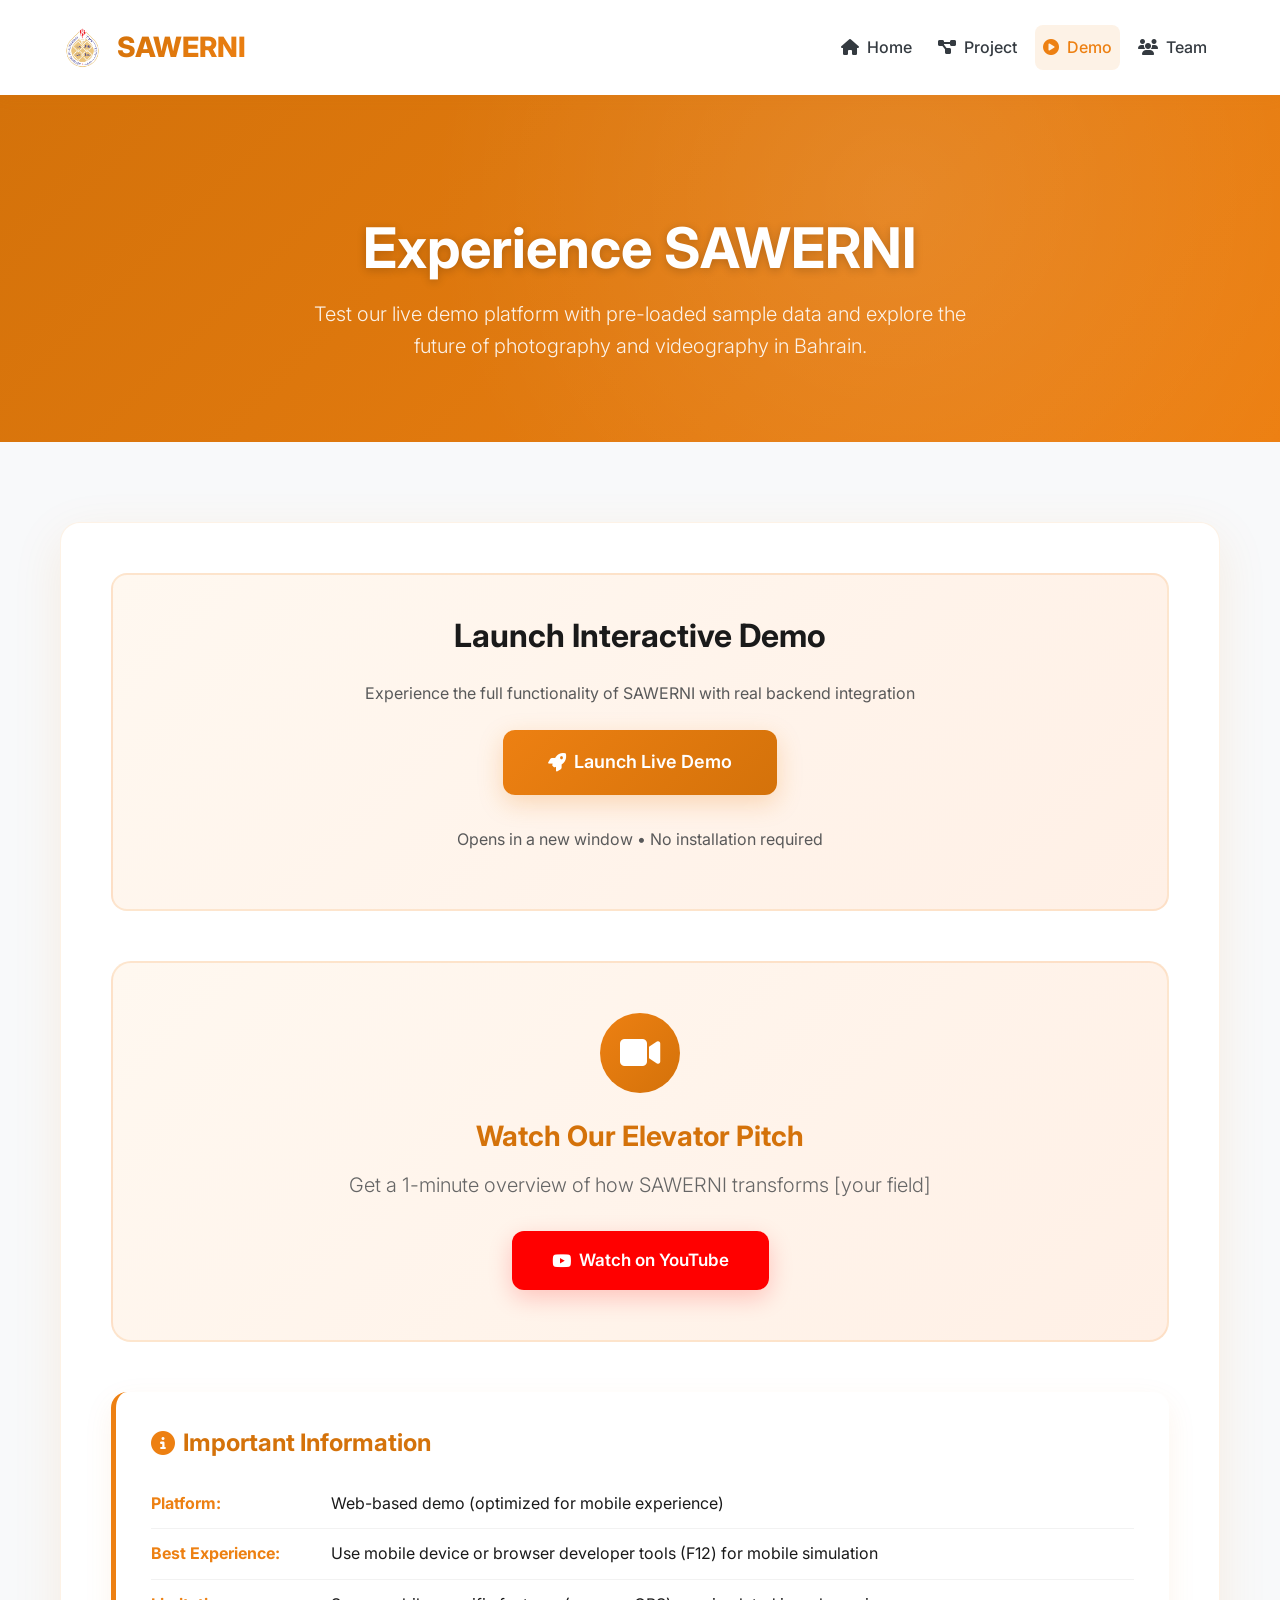
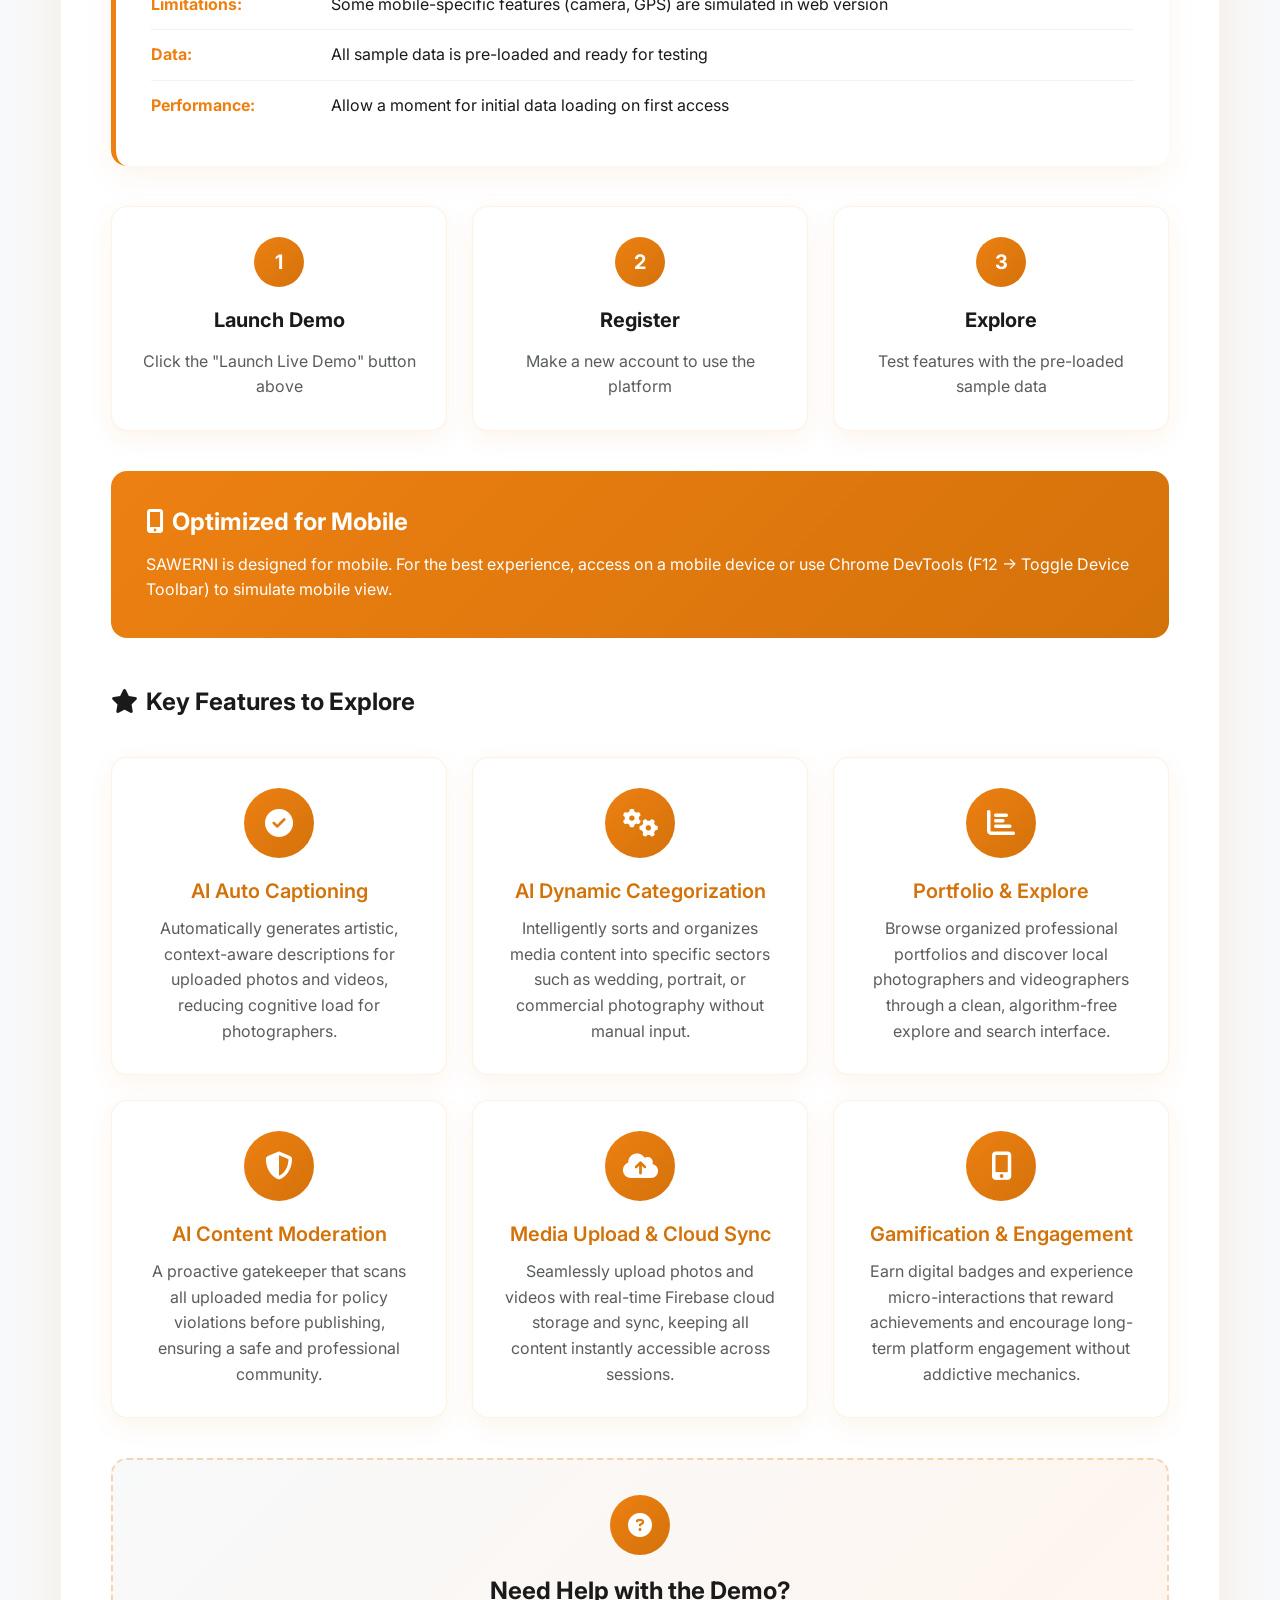
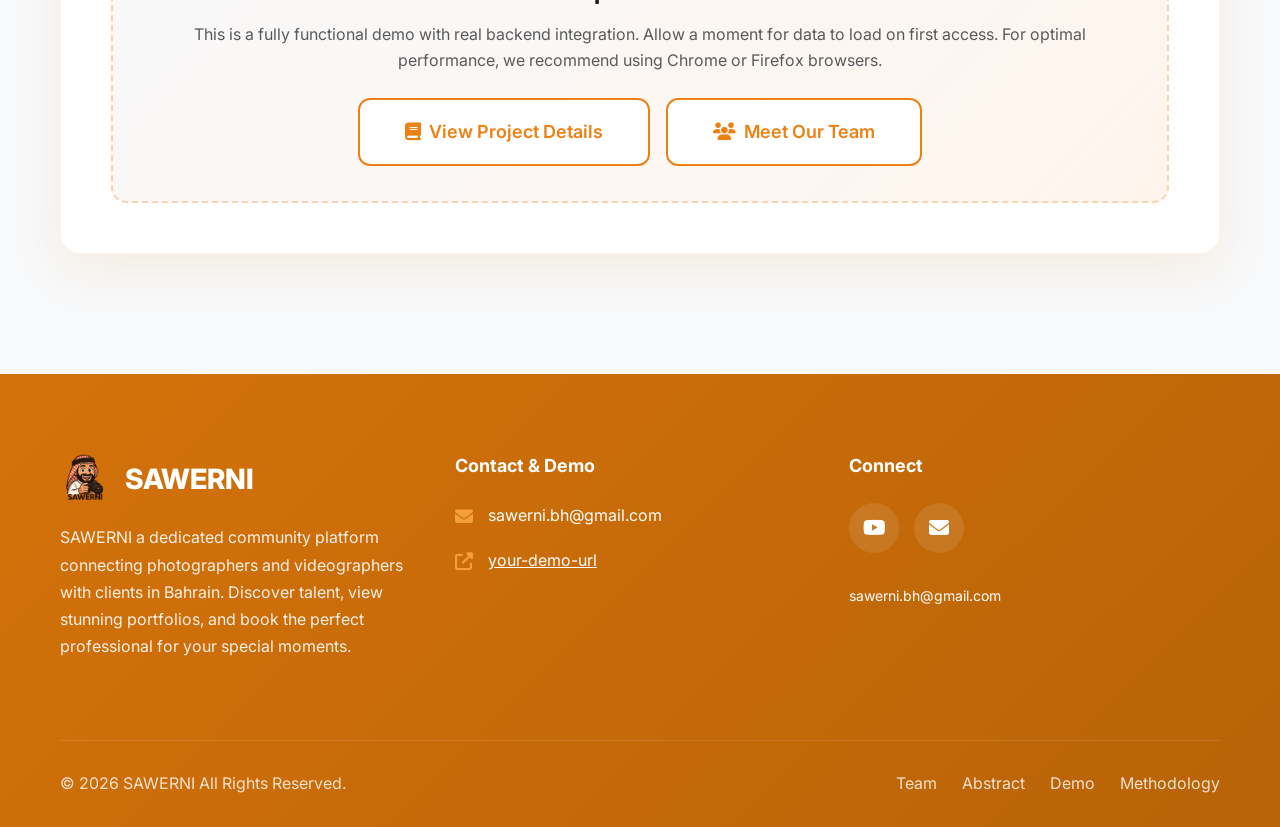
<file: demo.html>
<!DOCTYPE html>
<html lang="en" dir="ltr">
<head>
    <meta charset="UTF-8">
    <meta name="viewport" content="width=device-width, initial-scale=1.0, maximum-scale=5.0">
    <title>Demo - SAWERNI</title>
    
    <!-- Bootstrap 5 -->
    <link href="https://cdn.jsdelivr.net/npm/bootstrap@5.3.0/dist/css/bootstrap.min.css" rel="stylesheet">
    
    <!-- Font Awesome -->
    <link rel="stylesheet" href="https://cdnjs.cloudflare.com/ajax/libs/font-awesome/6.4.0/css/all.min.css">
    
    <!-- Google Fonts -->
    <link href="https://fonts.googleapis.com/css2?family=Inter:wght@300;400;500;600;700;800&display=swap" rel="stylesheet">
    <link rel="icon" type="image/png" href="your-favicon-url">

    <!-- Custom CSS -->
    <link rel="stylesheet" href="style.css">

    <link rel="icon" type="image/x-icon" href="SAWERNI LOGO.ico">
    
    <style>
        /* ===== LOGO CAROUSEL STYLES ===== */
        .navbar-brand {
            display: flex;
            align-items: center;
            text-decoration: none;
            gap: 0;
        }
        
        .logo-carousel {
            position: relative;
            width: 45px;
            height: 45px;
            margin-right: 12px;
            perspective: 1000px;
            cursor: pointer;
        }
        
        .logo-slide {
            position: absolute;
            top: 0;
            left: 0;
            width: 100%;
            height: 100%;
            backface-visibility: hidden;
            transition: transform 1.2s cubic-bezier(0.4, 0, 0.2, 1);
            display: flex;
            align-items: center;
            justify-content: center;
        }
        
        .logo-slide img {
            width: 100%;
            height: 100%;
            object-fit: contain;
            border-radius: 50%;
        }
        
        /* UOB Logo - starts visible */
        .logo-slide.uob-logo-slide {
            transform: rotateY(0deg);
            z-index: 2;
        }
        
        /* SAWERNI Logo - starts hidden */
        .logo-slide.sawerni-logo-slide {
            transform: rotateY(180deg);
            z-index: 1;
        }
        
        /* Flipped states */
        .logo-carousel.flipped .uob-logo-slide {
            transform: rotateY(180deg);
            z-index: 1;
        }
        
        .logo-carousel.flipped .sawerni-logo-slide {
            transform: rotateY(360deg);
            z-index: 2;
        }
        
        /* Pulse glow effect on flip */
        .logo-carousel.flipping .logo-slide img {
            animation: logoGlow 0.6s ease-in-out;
        }
        
        @keyframes logoGlow {
            0%, 100% {
                filter: drop-shadow(0 0 0px rgba(237, 128, 18, 0));
            }
            50% {
                filter: drop-shadow(0 0 15px rgba(237, 128, 18, 0.8));
            }
        }
        
        /* Continuous auto-rotation */
        .logo-carousel.auto-rotate .uob-logo-slide {
            animation: continuousFlip1 3s ease-in-out infinite;
        }
        
        .logo-carousel.auto-rotate .sawerni-logo-slide {
            animation: continuousFlip2 3s ease-in-out infinite;
        }
        
        @keyframes continuousFlip1 {
            0%, 40% {
                transform: rotateY(0deg);
                z-index: 2;
            }
            50%, 90% {
                transform: rotateY(180deg);
                z-index: 1;
            }
            100% {
                transform: rotateY(0deg);
                z-index: 2;
            }
        }
        
        @keyframes continuousFlip2 {
            0%, 40% {
                transform: rotateY(180deg);
                z-index: 1;
            }
            50%, 90% {
                transform: rotateY(360deg);
                z-index: 2;
            }
            100% {
                transform: rotateY(180deg);
                z-index: 1;
            }
        }
        
        /* Brand text styling */
        .brand-text {
            color: #d4720a;
            font-size: 28px;
            font-weight: 800;
            background: linear-gradient(135deg, #d4720a, #ed8012);
            -webkit-background-clip: text;
            background-clip: text;
            color: transparent;
            white-space: nowrap;
        }
        
        /* ===== DEMO PAGE STYLES ===== */
        .demo-hero {
            background: linear-gradient(135deg, #d4720a 0%, #ed8012 100%);
            color: white;
            padding: 120px 0 80px;
            text-align: center;
            position: relative;
            overflow: hidden;
        }
        
        .demo-hero::before {
            content: '';
            position: absolute;
            top: 0;
            left: 0;
            right: 0;
            bottom: 0;
            background: radial-gradient(circle at 70% 30%, rgba(255, 255, 255, 0.1) 0%, transparent 50%);
        }
        
        .demo-hero .container {
            position: relative;
            z-index: 2;
        }
        
        .demo-hero h1 {
            font-size: 3.5rem;
            font-weight: 800;
            margin-bottom: 1rem;
            text-shadow: 0 2px 10px rgba(0, 0, 0, 0.2);
        }
        
        .demo-hero .lead {
            font-size: 1.25rem;
            opacity: 0.9;
            max-width: 700px;
            margin: 0 auto;
        }
        
        /* Main Content */
        .demo-content {
            background: #f8f9fa;
            padding: 80px 0;
        }
        
        /* Demo Card */
        .demo-main-card {
            background: white;
            border-radius: 20px;
            padding: 50px;
            box-shadow: 0 15px 50px rgba(212, 114, 10, 0.1);
            border: 1px solid rgba(237, 128, 18, 0.1);
            margin-bottom: 40px;
        }
        
        /* Demo Actions */
        .demo-actions {
            background: linear-gradient(135deg, #fff8f0 0%, #fff0e6 100%);
            border-radius: 16px;
            padding: 40px;
            text-align: center;
            margin-bottom: 40px;
            border: 2px solid rgba(237, 128, 18, 0.15);
        }
        
        .demo-btn-primary {
            background: linear-gradient(135deg, #ed8012 0%, #d4720a 100%);
            color: white;
            border: none;
            padding: 18px 45px;
            font-size: 18px;
            font-weight: 600;
            border-radius: 12px;
            transition: all 0.3s ease;
            display: inline-flex;
            align-items: center;
            justify-content: center;
            text-decoration: none;
            box-shadow: 0 8px 25px rgba(237, 128, 18, 0.25);
        }
        
        .demo-btn-primary:hover {
            background: linear-gradient(135deg, #d4720a 0%, #b86308 100%);
            transform: translateY(-3px);
            box-shadow: 0 12px 30px rgba(237, 128, 18, 0.35);
            color: white;
        }
        
        .demo-btn-secondary {
            background: white;
            color: #ed8012;
            border: 2px solid #ed8012;
            padding: 18px 45px;
            font-size: 18px;
            font-weight: 600;
            border-radius: 12px;
            transition: all 0.3s ease;
            display: inline-flex;
            align-items: center;
            justify-content: center;
            text-decoration: none;
        }
        
        .demo-btn-secondary:hover {
            background: #ed8012;
            color: white;
            transform: translateY(-3px);
            box-shadow: 0 8px 20px rgba(237, 128, 18, 0.2);
        }
    
        }
        
        .credential-badge {
            background: white;
            color: #ed8012;
            padding: 12px 24px;
            border-radius: 10px;
            font-family: 'Courier New', monospace;
            font-size: 16px;
            font-weight: 600;
            border: 2px solid rgba(237, 128, 18, 0.2);
            display: inline-block;
            word-break: break-all;
        }
        
        /* Info Card */
        .info-card {
            background: white;
            border-radius: 16px;
            padding: 35px;
            border-left: 5px solid #ed8012;
            box-shadow: 0 10px 30px rgba(212, 114, 10, 0.08);
            margin-bottom: 40px;
        }
        
        .info-card h4 {
            color: #d4720a;
            margin-bottom: 20px;
            display: flex;
            align-items: center;
        }
        
        .info-card h4 i {
            margin-right: 12px;
            color: #ed8012;
        }
        
        .info-item {
            padding: 12px 0;
            border-bottom: 1px solid rgba(0, 0, 0, 0.05);
            display: flex;
            align-items: flex-start;
        }
        
        .info-item:last-child {
            border-bottom: none;
        }
        
        .info-item strong {
            color: #ed8012;
            min-width: 180px;
            display: inline-block;
        }
        
        
        .data-table-container {
            background: #f8f9fa;
            border-radius: 12px;
            overflow: hidden;
            border: 1px solid #dee2e6;
            overflow-x: auto;
            -webkit-overflow-scrolling: touch;
        }
        
        .data-table {
            width: 100%;
            margin-bottom: 0;
        }
        
        .data-table th {
            background: #ed8012;
            color: white;
            border: none;
            padding: 16px;
            font-weight: 600;
            white-space: nowrap;
        }
        
        .data-table td {
            padding: 16px;
            border-bottom: 1px solid #dee2e6;
            word-break: break-word;
        }
        
        .data-badge {
            background: rgba(237, 128, 18, 0.1);
            color: #ed8012;
            padding: 6px 16px;
            border-radius: 20px;
            font-size: 14px;
            font-weight: 600;
            border: 1px solid rgba(237, 128, 18, 0.2);
            display: inline-block;
            word-break: break-all;
            max-width: 100%;
        }
        
        /* Feature Grid */
        .feature-grid {
            display: grid;
            grid-template-columns: repeat(auto-fit, minmax(280px, 1fr));
            gap: 25px;
            margin-top: 40px;
        }
        
        .feature-item {
            background: white;
            border-radius: 16px;
            padding: 30px;
            text-align: center;
            box-shadow: 0 8px 25px rgba(212, 114, 10, 0.08);
            transition: all 0.3s ease;
            border: 1px solid rgba(237, 128, 18, 0.1);
        }
        
        .feature-item:hover {
            transform: translateY(-8px);
            box-shadow: 0 15px 35px rgba(212, 114, 10, 0.15);
        }
        
        .feature-icon {
            width: 70px;
            height: 70px;
            background: linear-gradient(135deg, #ed8012, #d4720a);
            border-radius: 50%;
            display: flex;
            align-items: center;
            justify-content: center;
            margin: 0 auto 20px;
            color: white;
            font-size: 28px;
        }
        
        .feature-item h5 {
            color: #d4720a;
            margin-bottom: 12px;
            font-weight: 600;
        }
        
        /* Steps */
        .steps-container {
            display: grid;
            grid-template-columns: repeat(auto-fit, minmax(200px, 1fr));
            gap: 25px;
            margin: 40px 0;
        }
        
        .step-item {
            text-align: center;
            padding: 30px;
            background: white;
            border-radius: 16px;
            box-shadow: 0 8px 25px rgba(212, 114, 10, 0.08);
            border: 1px solid rgba(237, 128, 18, 0.1);
        }
        
        .step-number {
            width: 50px;
            height: 50px;
            background: linear-gradient(135deg, #ed8012, #d4720a);
            border-radius: 50%;
            display: flex;
            align-items: center;
            justify-content: center;
            color: white;
            font-size: 20px;
            font-weight: 700;
            margin: 0 auto 20px;
        }
        
        /* Pitch Section */
        .pitch-section {
            background: linear-gradient(135deg, #fff8f0 0%, #fff0e6 100%);
            border-radius: 20px;
            padding: 50px;
            margin: 50px 0;
            border: 2px solid rgba(237, 128, 18, 0.15);
            text-align: center;
        }
        
        .pitch-icon {
            width: 80px;
            height: 80px;
            background: linear-gradient(135deg, #ed8012, #d4720a);
            border-radius: 50%;
            display: flex;
            align-items: center;
            justify-content: center;
            color: white;
            font-size: 36px;
            margin: 0 auto 25px;
        }
        
        .pitch-section h3 {
            color: #d4720a;
            margin-bottom: 15px;
        }
        
        .pitch-section .lead {
            color: #666;
            margin-bottom: 30px;
            max-width: 600px;
            margin-left: auto;
            margin-right: auto;
        }
        
        .pitch-btn {
            background: #ff0000;
            color: white;
            border: none;
            padding: 16px 40px;
            font-size: 17px;
            font-weight: 600;
            border-radius: 12px;
            transition: all 0.3s ease;
            display: inline-flex;
            align-items: center;
            justify-content: center;
            text-decoration: none;
            box-shadow: 0 8px 25px rgba(255, 0, 0, 0.2);
        }
        
        .pitch-btn:hover {
            background: #cc0000;
            transform: translateY(-3px);
            box-shadow: 0 12px 30px rgba(255, 0, 0, 0.3);
            color: white;
        }
        
        /* Mobile Notice */
        .mobile-notice {
            background: linear-gradient(135deg, #ed8012 0%, #d4720a 100%);
            color: white;
            border-radius: 16px;
            padding: 35px;
            margin: 40px 0;
        }
        
        .mobile-notice h4 {
            color: white;
            margin-bottom: 15px;
            display: flex;
            align-items: center;
        }
        
        .mobile-notice h4 i {
            margin-right: 12px;
        }
        
        /* Support Card */
        .support-card {
            background: linear-gradient(135deg, #f8f9fa 0%, #fff5ed 100%);
            border-radius: 16px;
            padding: 35px;
            text-align: center;
            margin-top: 40px;
            border: 2px dashed rgba(237, 128, 18, 0.3);
        }
        
        /* ===== RESPONSIVE STYLES ===== */
        @media (max-width: 992px) {
            .demo-hero h1 {
                font-size: 2.8rem;
            }
            
            .demo-main-card {
                padding: 40px;
            }
            
            
            .demo-btn-primary, .demo-btn-secondary {
                padding: 16px 30px;
                font-size: 16px;
            }
        }
        
        @media (max-width: 768px) {
            .logo-carousel {
                width: 35px;
                height: 35px;
                margin-right: 8px;
            }
            
            .brand-text {
                font-size: 22px;
            }
            
            .demo-hero {
                padding: 80px 0 50px;
            }
            
            .demo-hero h1 {
                font-size: 2.2rem;
            }
            
            .demo-hero .lead {
                font-size: 1.1rem;
            }
            
            .demo-main-card {
                padding: 25px;
            }
            
            .demo-content {
                padding: 50px 0;
            }
            
            .demo-actions, .pitch-section {
                padding: 25px;
            }
            
            .info-card {
                padding: 20px;
            }
            
            .info-item {
                flex-direction: column;
            }
            
            .info-item strong {
                min-width: auto;
                margin-bottom: 5px;
                width: 100%;
            }
            
            .feature-grid, .steps-container {
                grid-template-columns: 1fr;
                gap: 20px;
            }
            
            .step-item, .feature-item {
                padding: 20px;
            }
            
            .pitch-section {
                padding: 30px;
                margin: 30px 0;
            }
            
            .pitch-btn {
                padding: 14px 30px;
                font-size: 16px;
                width: 100%;
                justify-content: center;
            }
            
            .support-card .d-flex {
                flex-direction: column;
                gap: 15px;
            }
            
            .demo-btn-primary, .demo-btn-secondary {
                width: 100%;
                justify-content: center;
                margin-bottom: 10px;
            }
            
            .data-table th, .data-table td {
                padding: 12px 8px;
                font-size: 14px;
            }
            
            .data-table th {
                padding: 14px 8px;
            }
            
            .data-badge {
                padding: 5px 12px;
                font-size: 13px;
            }
        }
        
        @media (max-width: 576px) {
            .logo-carousel {
                width: 30px;
                height: 30px;
                margin-right: 6px;
            }
            
            .brand-text {
                font-size: 18px;
            }
            
            .demo-hero h1 {
                font-size: 1.8rem;
            }
            
            .demo-hero .lead {
                font-size: 1rem;
            }
            
            .demo-main-card {
                padding: 20px;
                border-radius: 12px;
            }
            
            .demo-content {
                padding: 40px 0;
            }
            
            .demo-actions, .pitch-section, 
            .info-card,.mobile-notice, .support-card {
                padding: 20px;
                border-radius: 12px;
            }
            
            .credential-badge {
                padding: 10px 15px;
                font-size: 14px;
                width: 100%;
                text-align: center;
            }
            
             .info-card h4, .mobile-notice h4 {
                font-size: 1.25rem;
            }
            
            .feature-icon {
                width: 60px;
                height: 60px;
                font-size: 24px;
            }
            
            .feature-item h5 {
                font-size: 1.1rem;
            }
            
            .data-table th, .data-table td {
                padding: 10px 6px;
                font-size: 13px;
            }
            
            .data-table th {
                padding: 12px 6px;
            }
            
            .data-badge {
                padding: 4px 10px;
                font-size: 12px;
            }
            
            .badge {
                font-size: 12px;
                padding: 5px 10px;
            }
        }
        
        @media (max-width: 400px) {
            .data-table {
                min-width: 400px;
            }
            
            .data-table th, .data-table td {
                padding: 8px 4px;
                font-size: 12px;
            }
        }
    </style>
</head>
<body>
    <!-- Navigation -->
    <nav class="navbar navbar-expand-lg navbar-main">
        <div class="container">
            <a class="navbar-brand" href="index.html" id="navbarBrand">
                <!-- Logo Carousel Container -->
                <div class="logo-carousel auto-rotate" id="logoCarousel">
                    <!-- UOB Logo Slide -->
                    <div class="logo-slide uob-logo-slide">
                        <img src="UOB LOGO.png" 
                             alt="UOB Logo">
                    </div>
                    <!-- SAWERNI Logo Slide -->
                    <div class="logo-slide sawerni-logo-slide">
                        <img src="SAWERNI LOGO.png" 
                             alt="SAWERNI Logo">
                    </div>
                </div>
                <span class="brand-text">SAWERNI</span>
            </a>
            
            <button class="navbar-toggler" type="button" data-bs-toggle="collapse" data-bs-target="#navbarNav">
                <span class="navbar-toggler-icon"></span>
            </button>
            
            <div class="collapse navbar-collapse" id="navbarNav">
                <ul class="navbar-nav ms-auto">
                    <li class="nav-item">
                        <a class="nav-link" href="index.html"><i class="fas fa-home me-2"></i>Home</a>
                    </li>
                    <li class="nav-item">
                        <a class="nav-link" href="project.html"><i class="fas fa-project-diagram me-2"></i>Project</a>
                    </li>
                    <li class="nav-item">
                        <a class="nav-link active" href="demo.html"><i class="fas fa-play-circle me-2"></i>Demo</a>
                    </li>
                    <li class="nav-item">
                        <a class="nav-link" href="team.html"><i class="fas fa-users me-2"></i>Team</a>
                    </li>
                </ul>
            </div>
        </div>
    </nav>

    <!-- Demo Hero -->
    <section class="demo-hero">
        <div class="container">
            <h1 class="display-5 fw-bold mb-3">Experience SAWERNI</h1>
            <p class="lead">Test our live demo platform with pre-loaded sample data and explore the future of photography and videography in Bahrain.</p>
        </div>
    </section>

    <!-- Demo Content -->
    <section class="demo-content">
        <div class="container">
            <div class="demo-main-card">
                <!-- Demo Actions -->
                <div class="demo-actions">
                    <h2 class="mb-4">Launch Interactive Demo</h2>
                    <p class="text-muted mb-4">Experience the full functionality of SAWERNI with real backend integration</p>
                    
                    <a href="https://s-a-w-e-r-n-i-2025-09-22-time-1138-cez683.flutterflow.app/" target="_blank" class="demo-btn-primary mb-3">
                        <i class="fas fa-rocket me-2"></i>Launch Live Demo
                    </a>
                    <p class="text-muted mt-3">Opens in a new window • No installation required</p>
                </div>
                
                <!-- Pitch Section -->
                <div class="pitch-section">
                    <div class="pitch-icon">
                        <i class="fas fa-video"></i>
                    </div>
                    <h3>Watch Our Elevator Pitch</h3>
                    <p class="lead">Get a 1-minute overview of how SAWERNI transforms [your field]</p>
                    <a href="#" target="_blank" class="pitch-btn">
                        <i class="fab fa-youtube me-2"></i>Watch on YouTube
                    </a>
                </div>
                <!-- Important Information -->
                <div class="info-card">
                    <h4><i class="fas fa-info-circle me-2"></i>Important Information</h4>
                    <div class="info-item">
                        <strong>Platform:</strong>
                        <span>Web-based demo (optimized for mobile experience)</span>
                    </div>
                    <div class="info-item">
                        <strong>Best Experience:</strong>
                        <span>Use mobile device or browser developer tools (F12) for mobile simulation</span>
                    </div>
                    <div class="info-item">
                        <strong>Limitations:</strong>
                        <span>Some mobile-specific features (camera, GPS) are simulated in web version</span>
                    </div>
                    <div class="info-item">
                        <strong>Data:</strong>
                        <span>All sample data is pre-loaded and ready for testing</span>
                    </div>
                    <div class="info-item">
                        <strong>Performance:</strong>
                        <span>Allow a moment for initial data loading on first access</span>
                    </div>
                </div>
                
                <!-- Quick Start Guide -->
                <div class="steps-container">
                    <div class="step-item">
                        <div class="step-number">1</div>
                        <h5>Launch Demo</h5>
                        <p class="text-muted mb-0">Click the "Launch Live Demo" button above</p>
                    </div>
                    <div class="step-item">
                        <div class="step-number">2</div>
                        <h5>Register</h5>
                        <p class="text-muted mb-0">Make a new account to use the platform</p>
                    </div>
                    <div class="step-item">
                        <div class="step-number">3</div>
                        <h5>Explore</h5>
                        <p class="text-muted mb-0">Test features with the pre-loaded sample data</p>
                    </div>
                </div>
                
                <!-- Mobile Notice -->
                <div class="mobile-notice">
                    <h4><i class="fas fa-mobile-alt me-2"></i>Optimized for Mobile</h4>
                    <p class="mb-0 opacity-90">
                        SAWERNI is designed for mobile. For the best experience, access on a mobile device or use Chrome DevTools (F12 → Toggle Device Toolbar) to simulate mobile view.
                    </p>
                </div>
                
                <!-- Key Features -->
                <div class="mt-5">
                    <h4 class="mb-4"><i class="fas fa-star me-2"></i>Key Features to Explore</h4>
                    <div class="feature-grid">
                        <div class="feature-item">
                            <div class="feature-icon">
                                <i class="fas fa-check-circle"></i>
                            </div>
                            <h5>AI Auto Captioning</h5>
                            <p class="text-muted mb-0">Automatically generates artistic, context-aware descriptions for uploaded photos and videos, reducing cognitive load for photographers.</p>
                        </div>
                        <div class="feature-item">
                            <div class="feature-icon">
                                <i class="fas fa-cogs"></i>
                            </div>
                            <h5>AI Dynamic Categorization</h5>
                            <p class="text-muted mb-0">Intelligently sorts and organizes media content into specific sectors such as wedding, portrait, or commercial photography without manual input.</p>
                        </div>
                        <div class="feature-item">
                            <div class="feature-icon">
                                <i class="fas fa-chart-bar"></i>
                            </div>
                            <h5>Portfolio & Explore</h5>
                            <p class="text-muted mb-0">Browse organized professional portfolios and discover local photographers and videographers through a clean, algorithm-free explore and search interface.</p>
                        </div>
                        <div class="feature-item">
                            <div class="feature-icon">
                                <i class="fas fa-shield-alt"></i>
                            </div>
                            <h5>AI Content Moderation</h5>
                            <p class="text-muted mb-0">A proactive gatekeeper that scans all uploaded media for policy violations before publishing, ensuring a safe and professional community.</p>
                        </div>
                        <div class="feature-item">
                            <div class="feature-icon">
                                <i class="fas fa-cloud-upload-alt"></i>
                            </div>
                            <h5>Media Upload & Cloud Sync</h5>
                            <p class="text-muted mb-0">Seamlessly upload photos and videos with real-time Firebase cloud storage and sync, keeping all content instantly accessible across sessions.</p>
                        </div>
                        <div class="feature-item">
                            <div class="feature-icon">
                                <i class="fas fa-mobile-alt"></i>
                            </div>
                            <h5>Gamification & Engagement</h5>
                            <p class="text-muted mb-0">Earn digital badges and experience micro-interactions that reward achievements and encourage long-term platform engagement without addictive mechanics.</p>
                        </div>
                    </div>
                </div>
                
                <!-- Support Card -->
                <div class="support-card">
                    <div class="pitch-icon" style="width: 60px; height: 60px; font-size: 24px; margin-bottom: 20px;">
                        <i class="fas fa-question-circle"></i>
                    </div>
                    <h4 class="mb-3">Need Help with the Demo?</h4>
                    <p class="text-muted mb-4">
                        This is a fully functional demo with real backend integration. Allow a moment for data to load on first access. 
                        For optimal performance, we recommend using Chrome or Firefox browsers.
                    </p>
                    <div class="d-flex justify-content-center gap-3 flex-wrap">
                        <a href="project.html" class="demo-btn-secondary">
                            <i class="fas fa-book me-2"></i>View Project Details
                        </a>
                        <a href="team.html" class="demo-btn-secondary">
                            <i class="fas fa-users me-2"></i>Meet Our Team
                        </a>
                    </div>
                </div>
            </div>
        </div>
    </section>

    <!-- Footer -->
    <footer class="footer">
        <div class="container">
            <div class="footer-content">
                <div class="row">
                    <div class="col-lg-4">
                        <div class="footer-logo-section">
                            <div class="footer-logo">
                                <img src="SAWERNI LOGO.png" alt="SAWERNI Logo" loading="lazy">
                                <span>SAWERNI</span>
                            </div>
                            <p class="footer-description">
                                SAWERNI a dedicated community platform connecting photographers and videographers with clients in Bahrain. Discover talent, view stunning portfolios, and book the perfect professional for your special moments.
                            </p>
                        </div>
                    </div>
                    
                    <div class="col-lg-4">
                        <div class="footer-contact">
                            <h5>Contact & Demo</h5>
                            <div class="contact-item">
                                <i class="fas fa-envelope"></i>
                                <div>
                                    <span>sawerni.bh@gmail.com</span>
                                </div>
                            </div>
                            <div class="contact-item">
                                <i class="fas fa-external-link-alt"></i>
                                <div>
                                    <span><a href="#" target="_blank" class="text-white">your-demo-url</a></span>
                                </div>
                            </div>
                        </div>
                    </div>
                    
                    <div class="col-lg-4">
                        <div class="footer-social">
                            <h5>Connect</h5>
                            <div class="social-icons">
                                <a href="https://www.youtube.com/channel/UCR_zhY6zEnnAeLBr8uanXhw" target="_blank" class="social-icon youtube">
                                    <i class="fab fa-youtube"></i>
                                </a>
                                <a href="mailto:sawerni.bh@gmail.com" class="social-icon email">
                                    <i class="fas fa-envelope"></i>
                                </a>
                            </div>
                            <div class="mt-3">
                                <small>sawerni.bh@gmail.com</small>
                            </div>
                        </div>
                    </div>
                </div>
            </div>
            
            <div class="footer-bottom">
                <div class="row align-items-center">
                    <div class="col-md-6">
                        <p class="copyright mb-0">
                            &copy; <span id="currentYear"></span> SAWERNI All Rights Reserved.
                        </p>
                    </div>
                    <div class="col-md-6">
                        <div class="footer-links">
                            <a href="team.html">Team</a>
                            <a href="index.html#abstract">Abstract</a>
                            <a href="demo.html">Demo</a>
                            <a href="index.html#methodology">Methodology</a>
                        </div>
                    </div>
                </div>
            </div>
        </div>
    </footer>

    <!-- Back to Top Button -->
    <button id="backToTop" class="back-to-top">
        <i class="fas fa-chevron-up"></i>
    </button>

    <!-- Scripts -->
    <script src="https://cdn.jsdelivr.net/npm/bootstrap@5.3.0/dist/js/bootstrap.bundle.min.js"></script>
    <script>
        document.getElementById('currentYear').textContent = new Date().getFullYear();
        
        const backToTop = document.getElementById('backToTop');
        window.addEventListener('scroll', () => {
            if (window.pageYOffset > 300) {
                backToTop.classList.add('visible');
            } else {
                backToTop.classList.remove('visible');
            }
        });
        
        backToTop.addEventListener('click', () => {
            window.scrollTo({
                top: 0,
                behavior: 'smooth'
            });
        });
        
        // ===== LOGO CAROUSEL SCRIPT =====
        const logoCarousel = document.getElementById('logoCarousel');
        const navbarBrand = document.getElementById('navbarBrand');
        
        if (logoCarousel && navbarBrand) {
            // Click on logo to manually flip
            logoCarousel.addEventListener('click', function(e) {
                e.preventDefault();
                e.stopPropagation();
                
                // Remove auto-rotate temporarily
                logoCarousel.classList.remove('auto-rotate');
                logoCarousel.classList.add('flipping');
                
                // Toggle flipped state
                logoCarousel.classList.toggle('flipped');
                
                // Remove flipping class after animation
                setTimeout(() => {
                    logoCarousel.classList.remove('flipping');
                }, 600);
                
                // Resume auto-rotate after 3 seconds
                setTimeout(() => {
                    if (!logoCarousel.classList.contains('auto-rotate')) {
                        logoCarousel.classList.add('auto-rotate');
                    }
                }, 3000);
            });
            
            // Pause auto-rotation on hover
            logoCarousel.addEventListener('mouseenter', function() {
                logoCarousel.classList.remove('auto-rotate');
            });
            
            logoCarousel.addEventListener('mouseleave', function() {
                setTimeout(() => {
                    logoCarousel.classList.add('auto-rotate');
                }, 1500);
            });
        }
    </script>
</body>
</html>
</file>
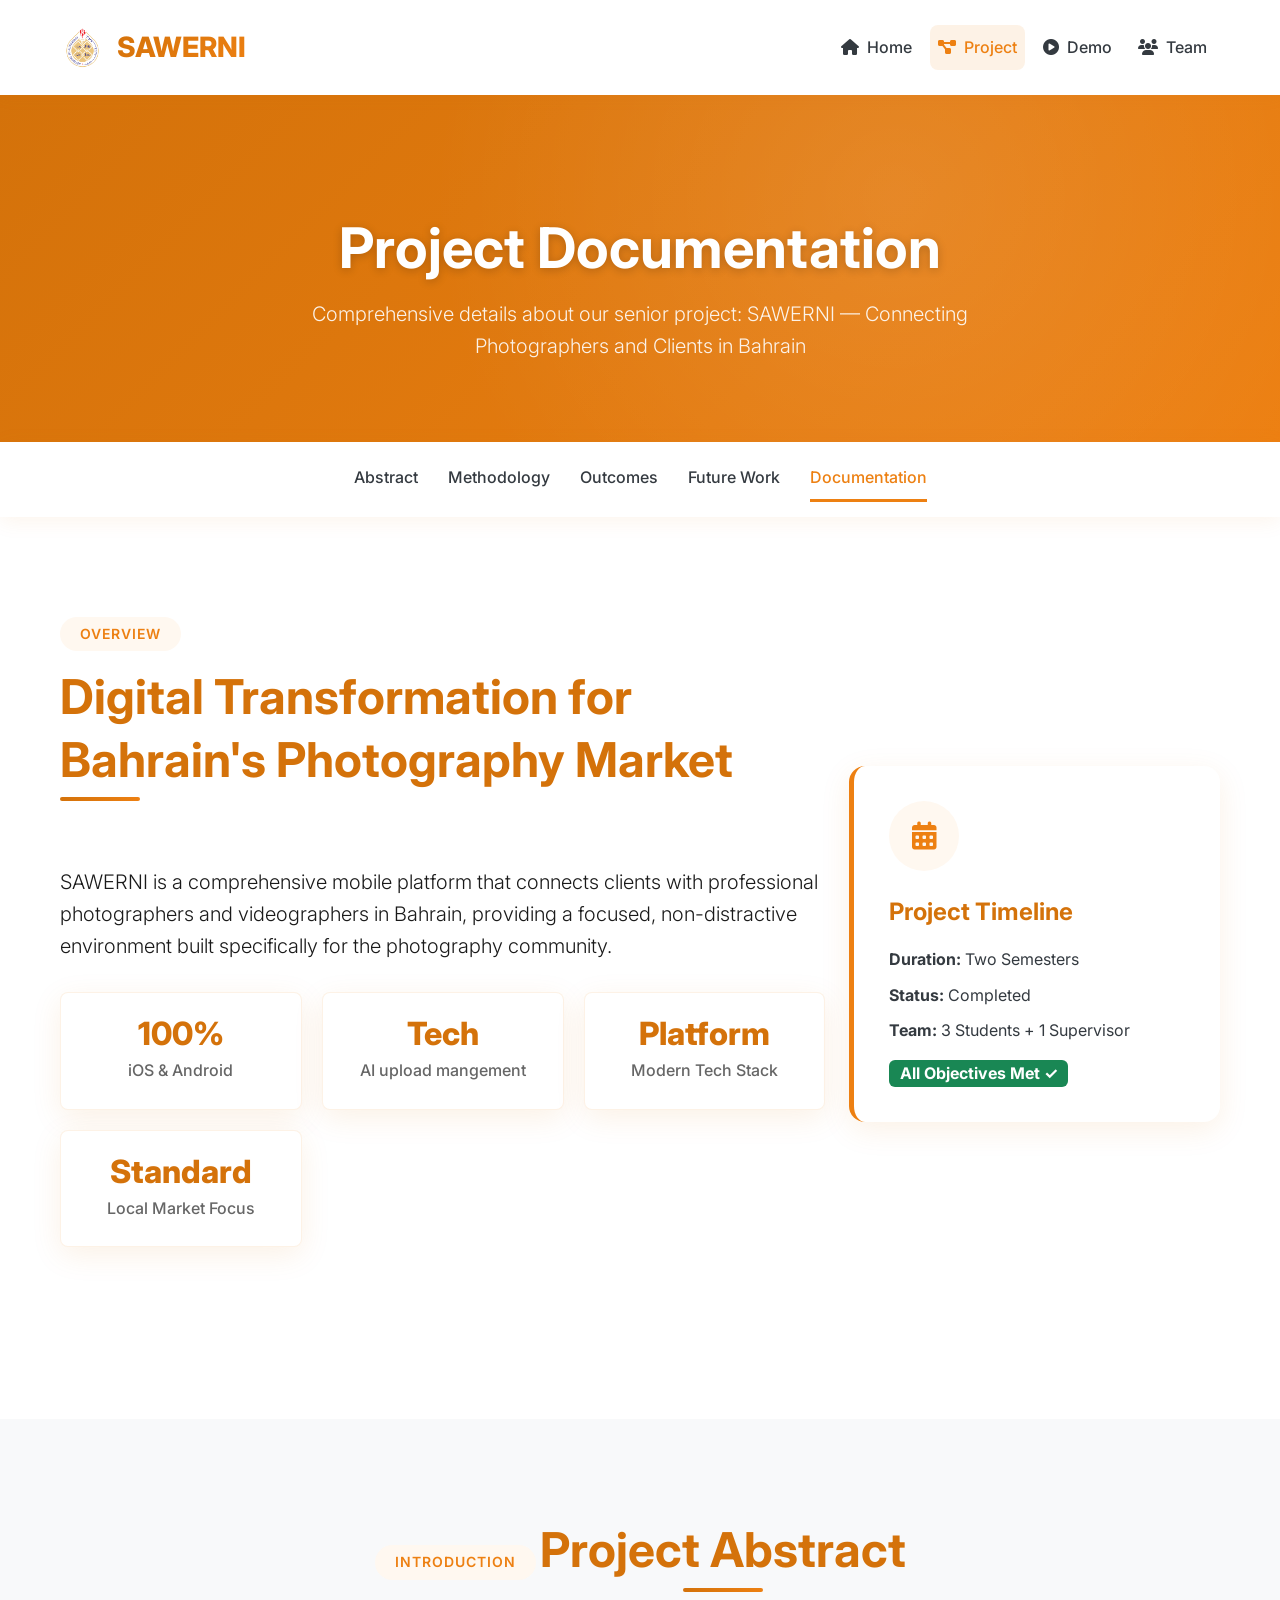
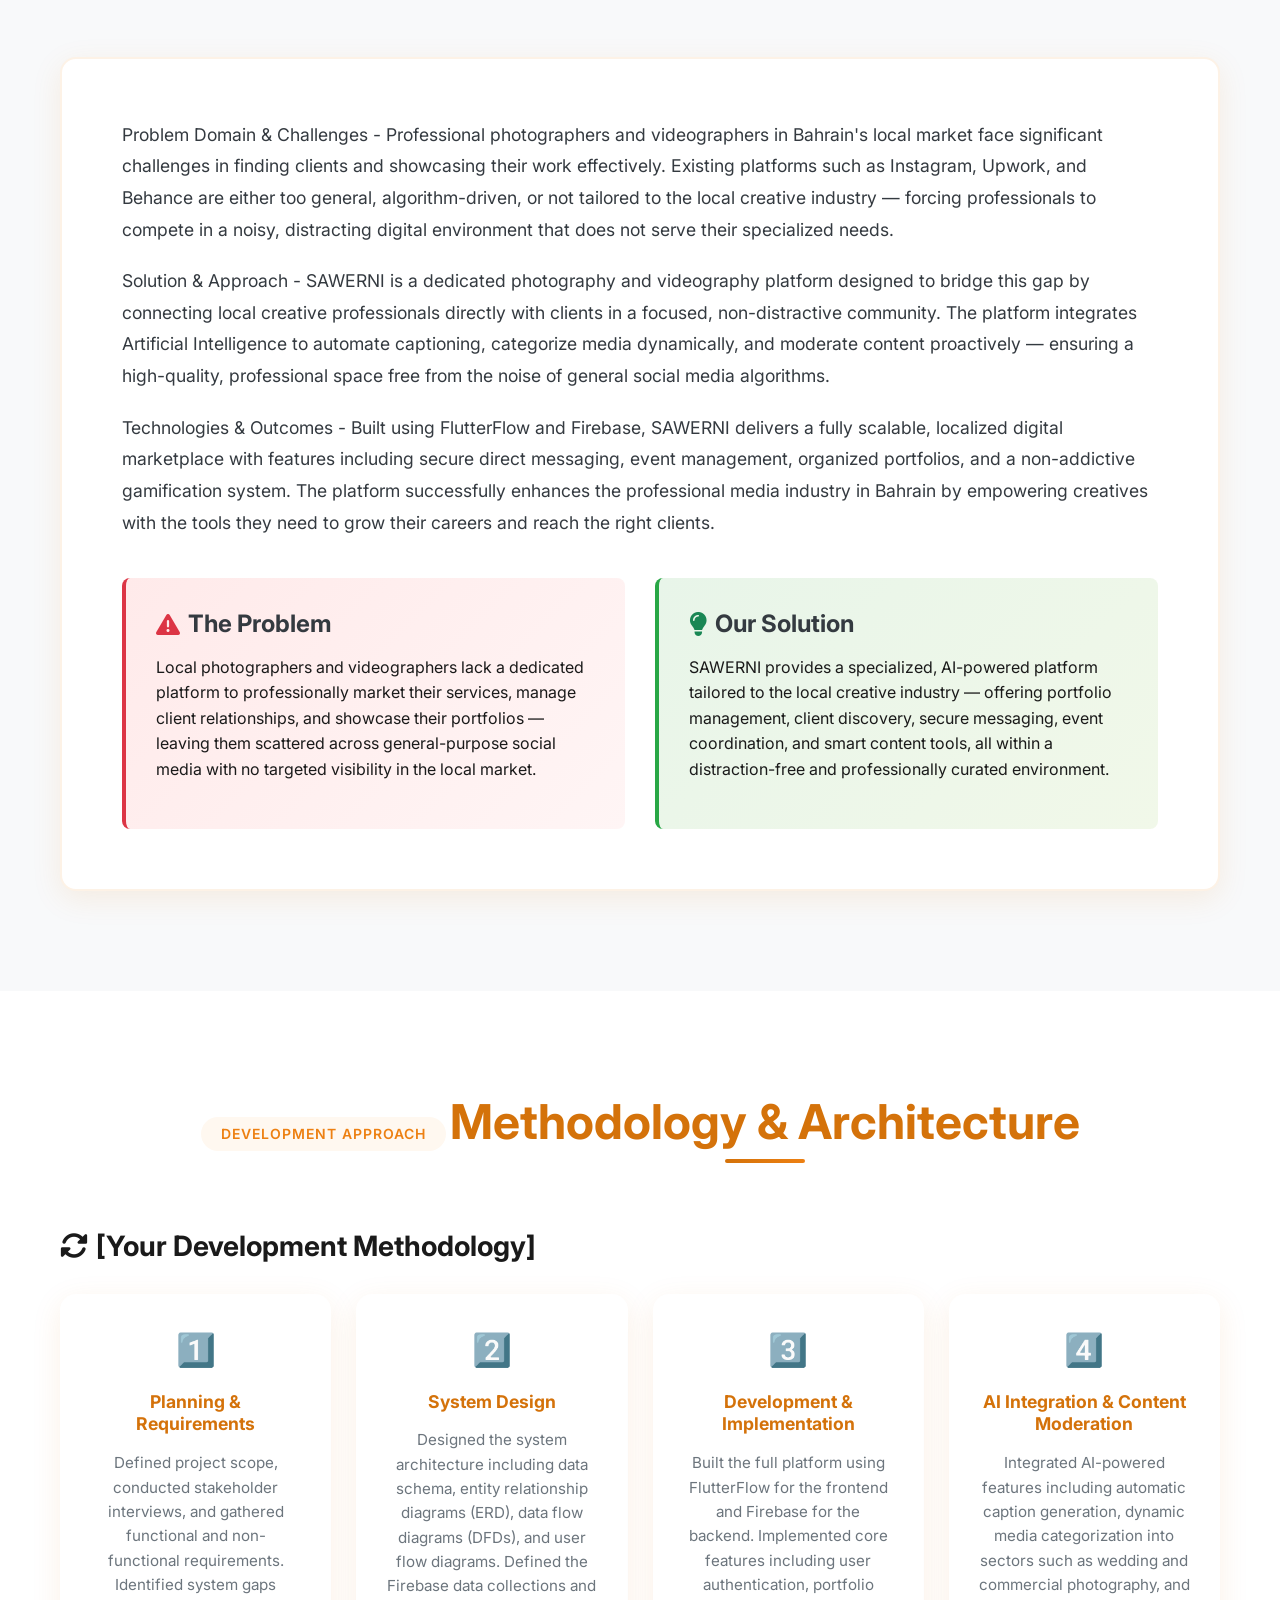
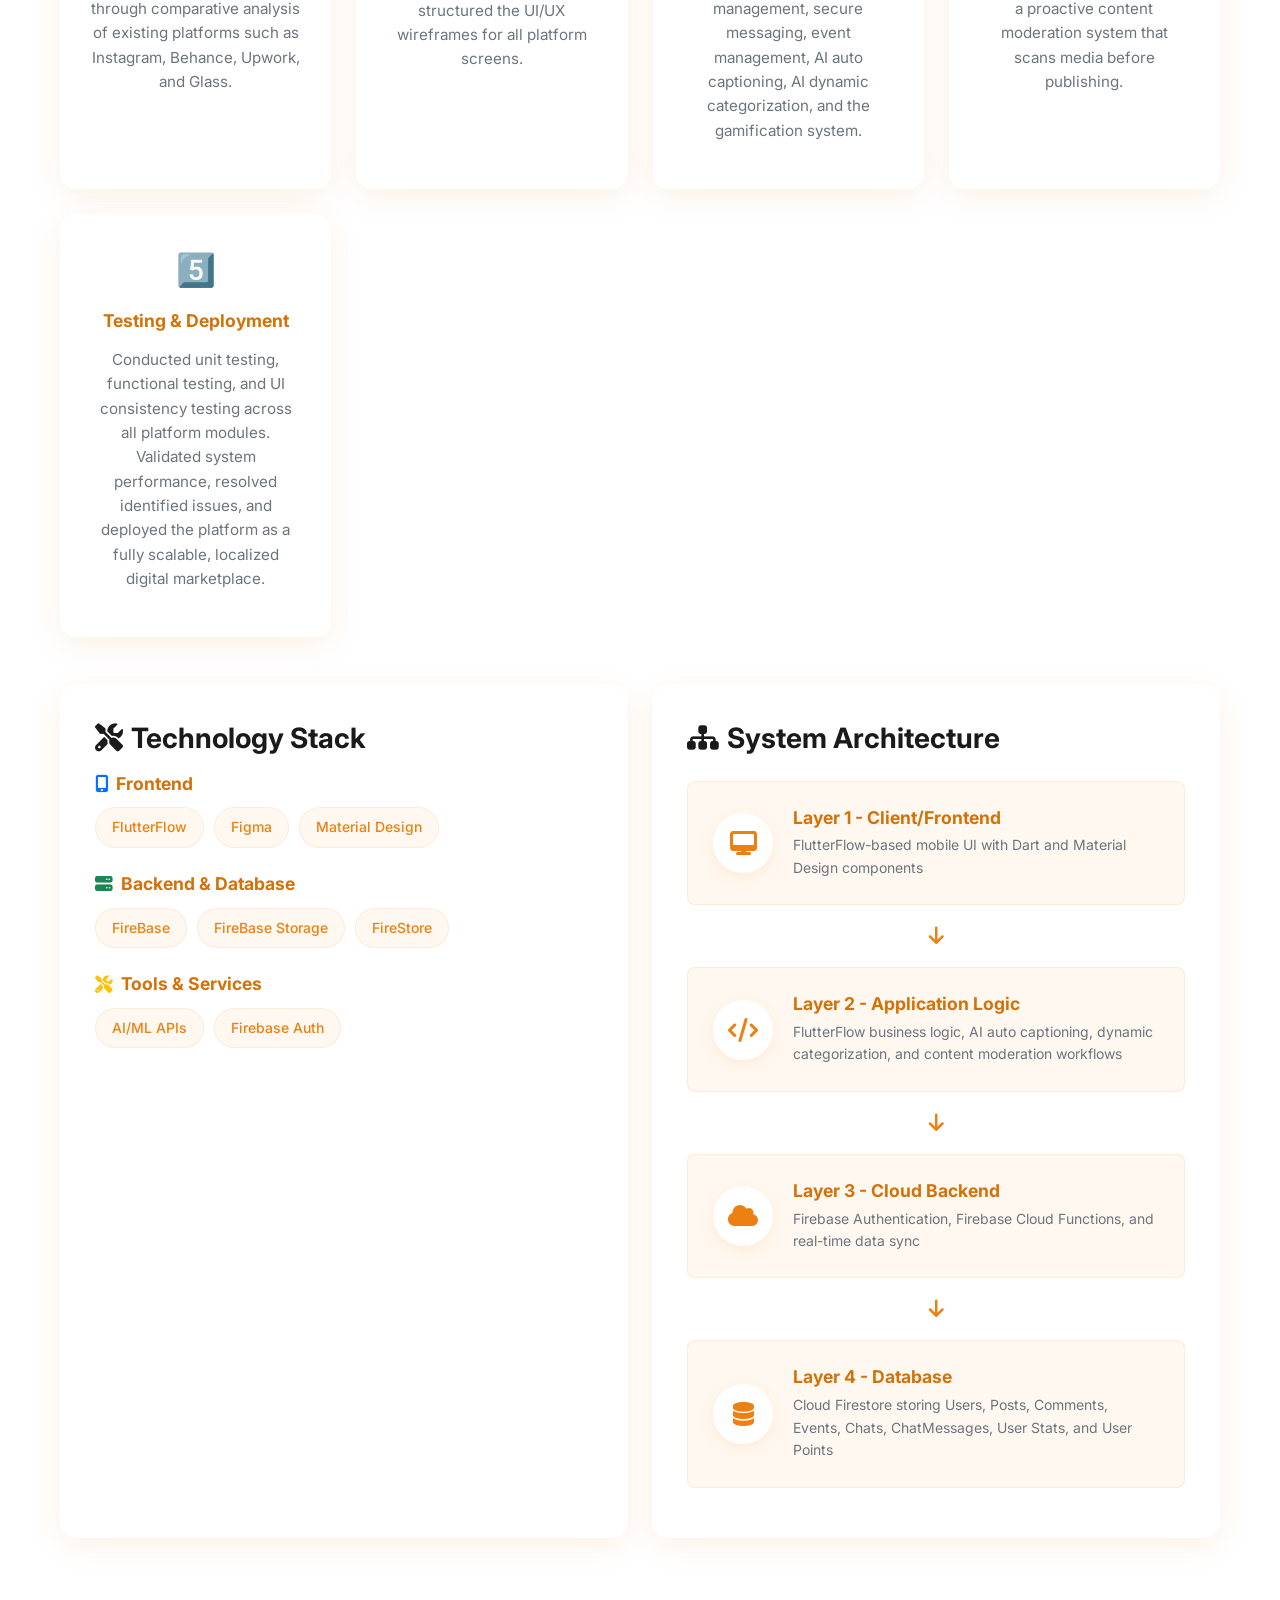
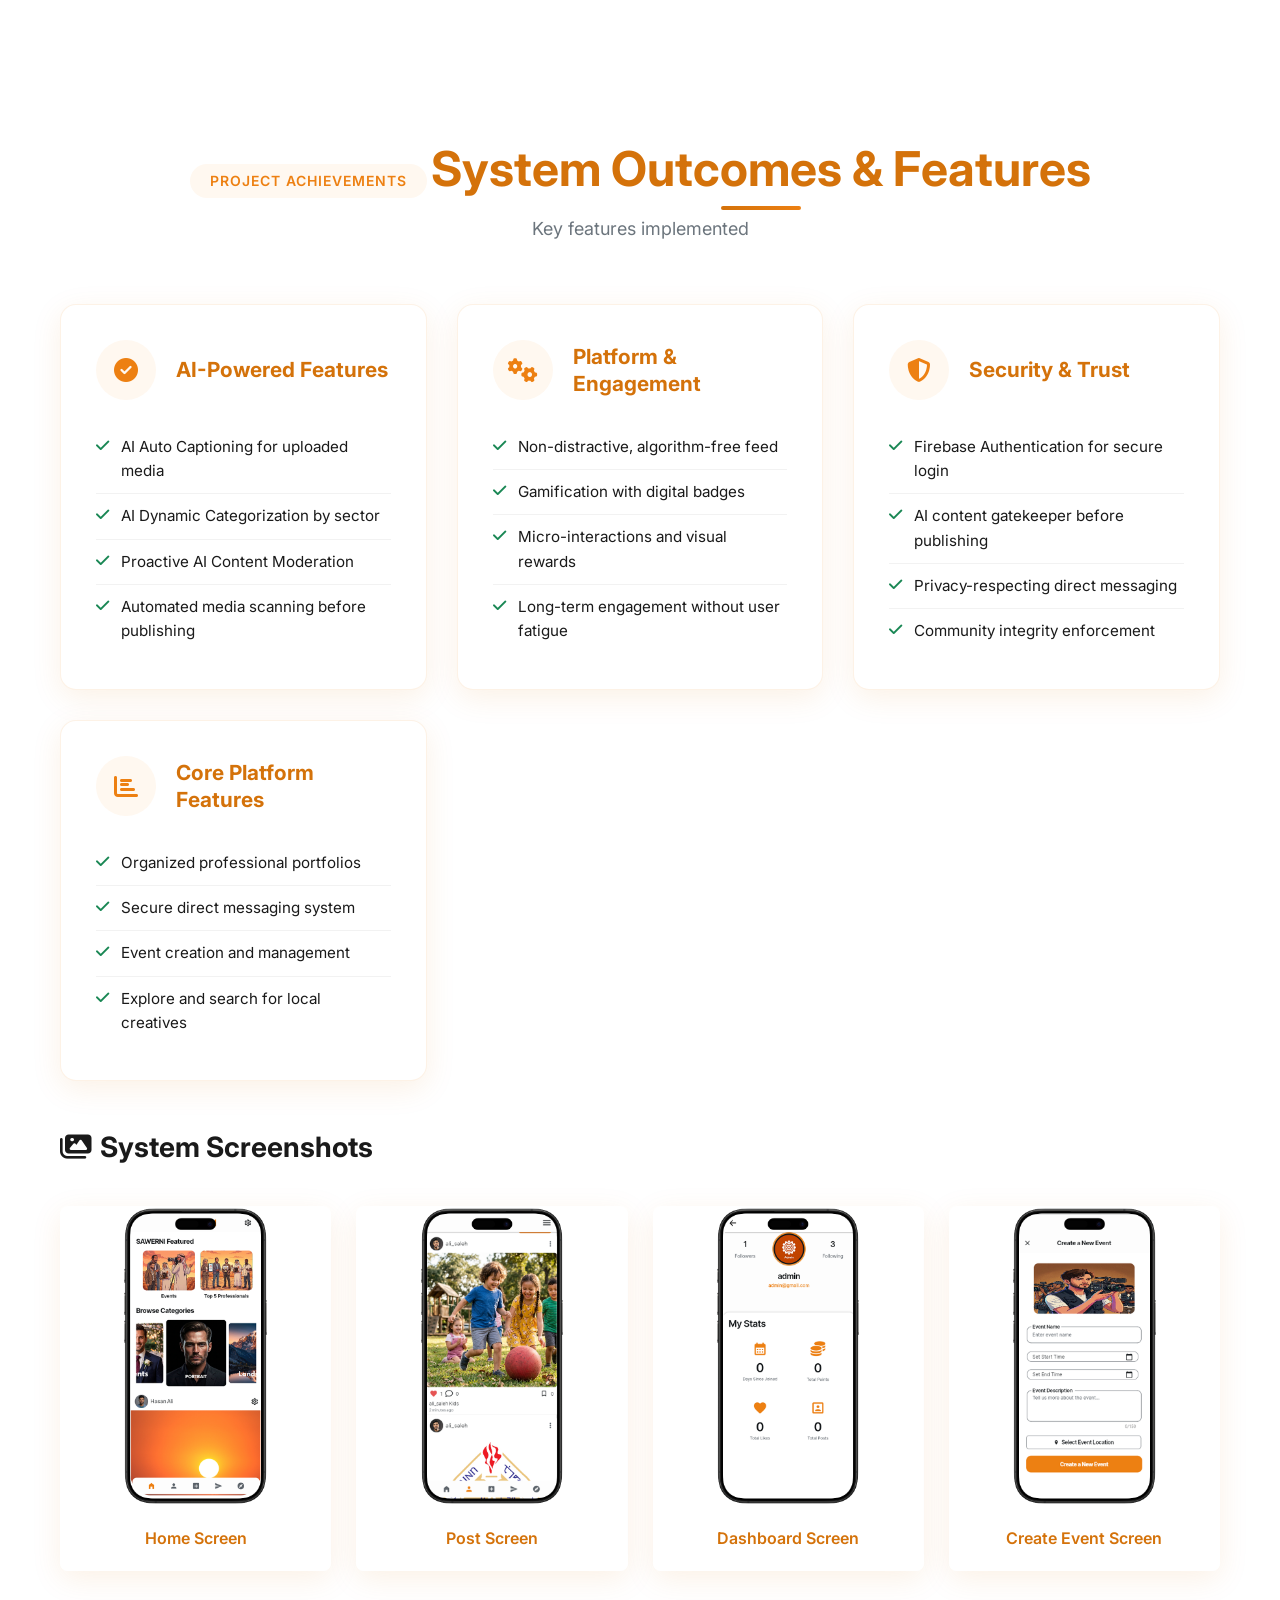
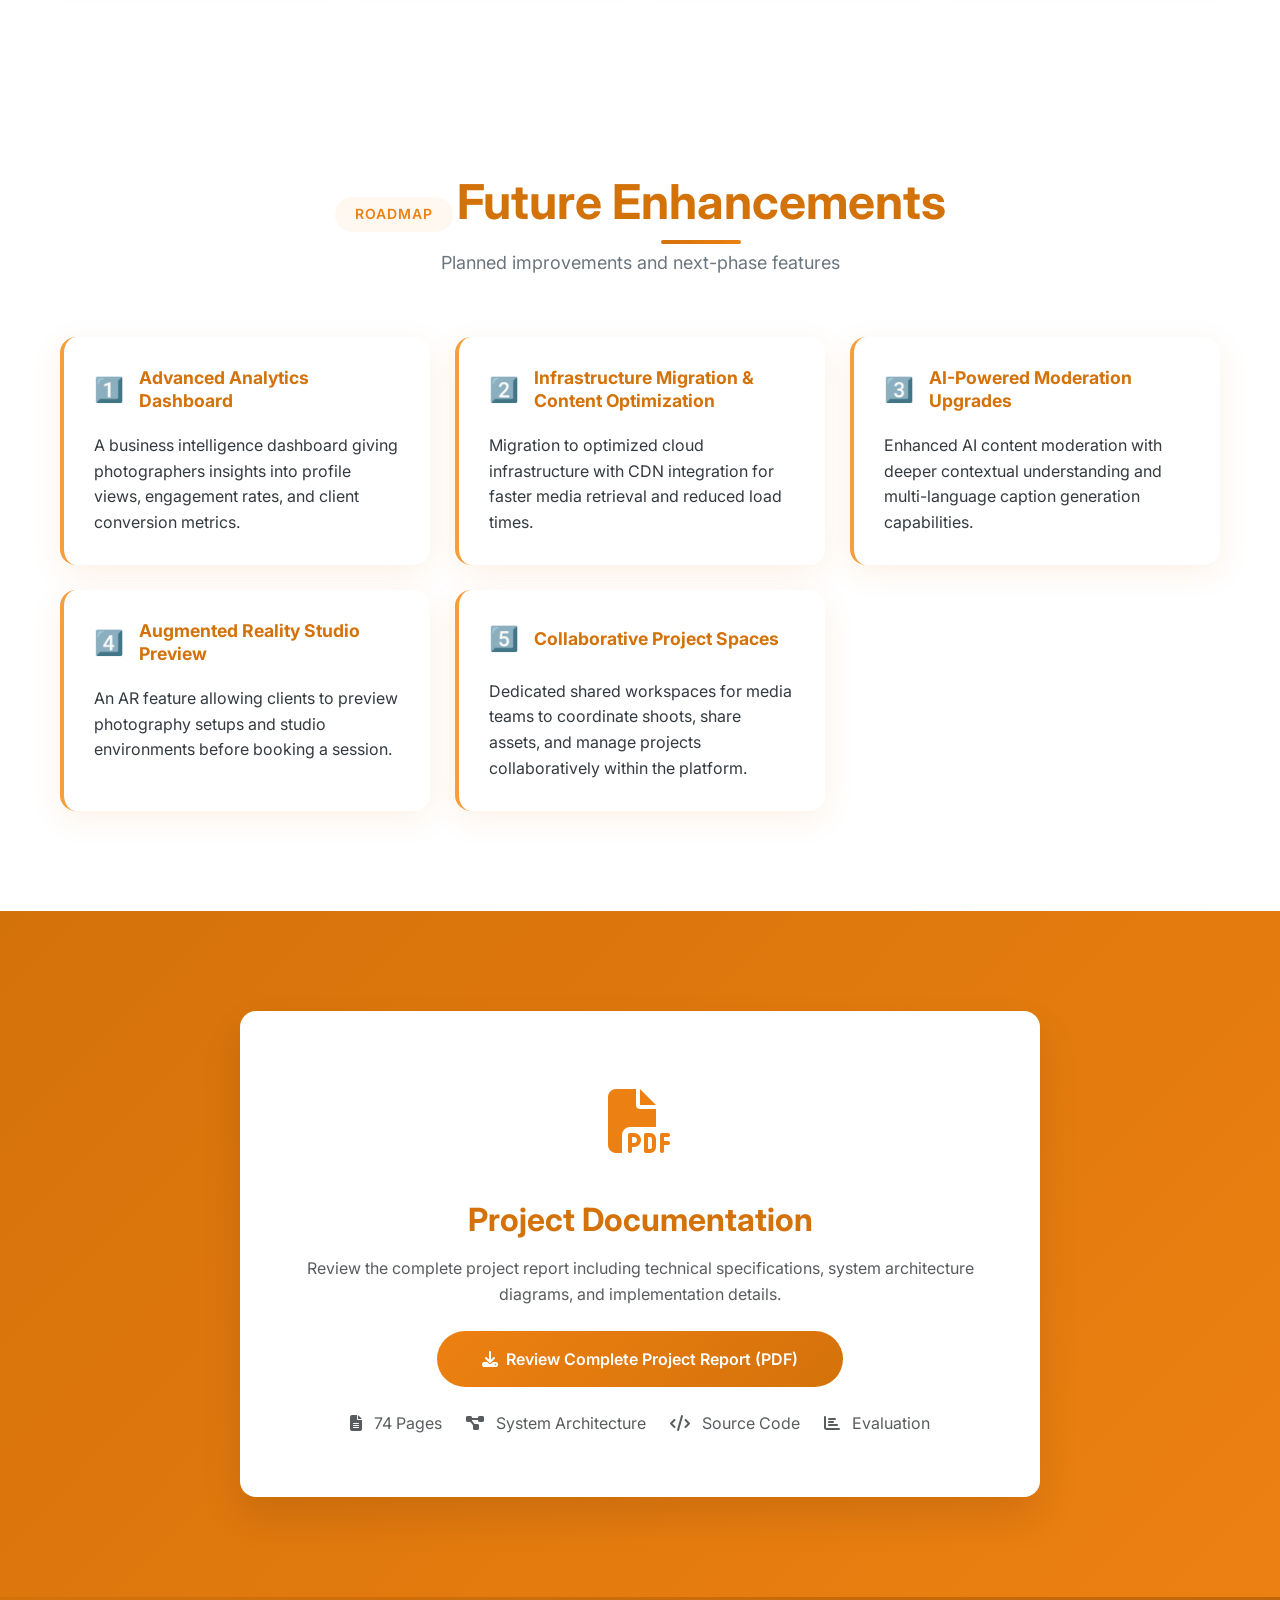
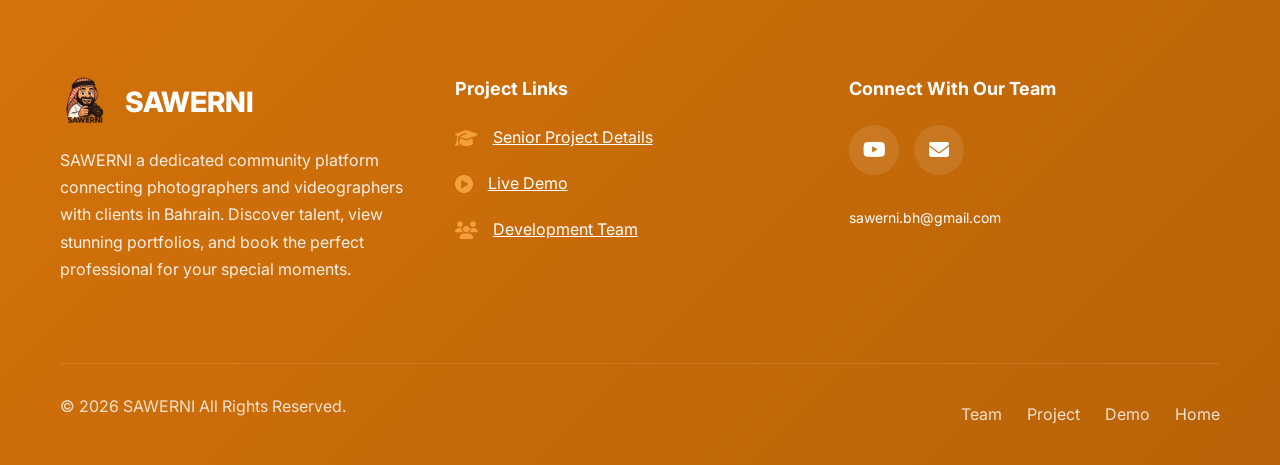
<file: project.html>
<!DOCTYPE html>
<html lang="en" dir="ltr">
<head>
    <meta charset="UTF-8">
    <meta name="viewport" content="width=device-width, initial-scale=1.0">
    <title>Project Details - SAWERNI</title>
    
    <!-- Bootstrap 5 -->
    <link href="https://cdn.jsdelivr.net/npm/bootstrap@5.3.0/dist/css/bootstrap.min.css" rel="stylesheet">
    
    <!-- Font Awesome -->
    <link rel="stylesheet" href="https://cdnjs.cloudflare.com/ajax/libs/font-awesome/6.4.0/css/all.min.css">
    
    <!-- Google Fonts -->
    <link href="https://fonts.googleapis.com/css2?family=Inter:wght@300;400;500;600;700;800&display=swap" rel="stylesheet">
    
    <!-- Custom CSS -->
    <link rel="stylesheet" href="style.css">
    <link rel="icon" type="image/png" href="your-favicon-url">

    <link rel="icon" type="image/x-icon" href="SAWERNI LOGO.ico">

    <style>
        /* ===== LOGO CAROUSEL STYLES ===== */
        .navbar-brand {
            display: flex;
            align-items: center;
            text-decoration: none;
            gap: 0;
        }
        
        .logo-carousel {
            position: relative;
            width: 45px;
            height: 45px;
            margin-right: 12px;
            perspective: 1000px;
            cursor: pointer;
        }
        
        .logo-slide {
            position: absolute;
            top: 0;
            left: 0;
            width: 100%;
            height: 100%;
            backface-visibility: hidden;
            transition: transform 1.2s cubic-bezier(0.4, 0, 0.2, 1);
            display: flex;
            align-items: center;
            justify-content: center;
        }
        
        .logo-slide img {
            width: 100%;
            height: 100%;
            object-fit: contain;
            border-radius: 50%;
        }
        
        /* UOB Logo - starts visible */
        .logo-slide.uob-logo-slide {
            transform: rotateY(0deg);
            z-index: 2;
        }
        
        /* SAWERNI Logo - starts hidden */
        .logo-slide.sawerni-logo-slide {
            transform: rotateY(180deg);
            z-index: 1;
        }
        
        /* Flipped states */
        .logo-carousel.flipped .uob-logo-slide {
            transform: rotateY(180deg);
            z-index: 1;
        }
        
        .logo-carousel.flipped .sawerni-logo-slide {
            transform: rotateY(360deg);
            z-index: 2;
        }
        
        /* Pulse glow effect on flip */
        .logo-carousel.flipping .logo-slide img {
            animation: logoGlow 0.6s ease-in-out;
        }
        
        @keyframes logoGlow {
            0%, 100% {
                filter: drop-shadow(0 0 0px rgba(237, 128, 18, 0));
            }
            50% {
                filter: drop-shadow(0 0 15px rgba(237, 128, 18, 0.8));
            }
        }
        
        /* Continuous auto-rotation */
        .logo-carousel.auto-rotate .uob-logo-slide {
            animation: continuousFlip1 3s ease-in-out infinite;
        }
        
        .logo-carousel.auto-rotate .sawerni-logo-slide {
            animation: continuousFlip2 3s ease-in-out infinite;
        }
        
        @keyframes continuousFlip1 {
            0%, 40% {
                transform: rotateY(0deg);
                z-index: 2;
            }
            50%, 90% {
                transform: rotateY(180deg);
                z-index: 1;
            }
            100% {
                transform: rotateY(0deg);
                z-index: 2;
            }
        }
        
        @keyframes continuousFlip2 {
            0%, 40% {
                transform: rotateY(180deg);
                z-index: 1;
            }
            50%, 90% {
                transform: rotateY(360deg);
                z-index: 2;
            }
            100% {
                transform: rotateY(180deg);
                z-index: 1;
            }
        }
        
        /* Brand text styling */
        .brand-text {
            color: #d4720a;
            font-size: 28px;
            font-weight: 800;
            background: linear-gradient(135deg, #d4720a, #ed8012);
            -webkit-background-clip: text;
            background-clip: text;
            color: transparent;
            white-space: nowrap;
        }
        
        /* Responsive logo carousel */
        @media (max-width: 768px) {
            .logo-carousel {
                width: 35px;
                height: 35px;
                margin-right: 8px;
            }
            
            .brand-text {
                font-size: 22px;
            }
        }
        
        @media (max-width: 576px) {
            .logo-carousel {
                width: 30px;
                height: 30px;
                margin-right: 6px;
            }
            
            .brand-text {
                font-size: 18px;
            }
        }
    </style>
</head>
<body>
    <!-- Navigation -->
    <nav class="navbar navbar-expand-lg navbar-main">
        <div class="container">
            <a class="navbar-brand" href="index.html" id="navbarBrand">
                <!-- Logo Carousel Container -->
                <div class="logo-carousel auto-rotate" id="logoCarousel">
                    <!-- UOB Logo Slide -->
                    <div class="logo-slide uob-logo-slide">
                        <img src="UOB LOGO.png" 
                             alt="UOB Logo">
                    </div>
                    <!-- SAWERNI Logo Slide -->
                    <div class="logo-slide sawerni-logo-slide">
                        <img src="SAWERNI LOGO.png" 
                             alt="SAWERNI Logo">
                    </div>
                </div>
                <span class="brand-text">SAWERNI</span>
            </a>
            
            <button class="navbar-toggler" type="button" data-bs-toggle="collapse" data-bs-target="#navbarNav">
                <span class="navbar-toggler-icon"></span>
            </button>
            
            <div class="collapse navbar-collapse" id="navbarNav">
                <ul class="navbar-nav ms-auto">
                    <li class="nav-item">
                        <a class="nav-link" href="index.html"><i class="fas fa-home me-2"></i>Home</a>
                    </li>
                    <li class="nav-item">
                        <a class="nav-link active" href="project.html"><i class="fas fa-project-diagram me-2"></i>Project</a>
                    </li>
                    <li class="nav-item">
                        <a class="nav-link" href="demo.html"><i class="fas fa-play-circle me-2"></i>Demo</a>
                    </li>
                    <li class="nav-item">
                        <a class="nav-link" href="team.html"><i class="fas fa-users me-2"></i>Team</a>
                    </li>
                </ul>
            </div>
        </div>
    </nav>

    <!-- Project Header -->
    <section class="project-hero">
        <div class="container">
            <h1 class="display-4 fw-bold mb-3">Project Documentation</h1>
            <p class="lead">Comprehensive details about our senior project: SAWERNI — Connecting Photographers and Clients in Bahrain</p>
        </div>
    </section>

    <!-- Project Navigation -->
    <nav class="project-nav">
        <div class="container">
            <div class="nav justify-content-center flex-wrap">
                <a class="nav-link" href="#abstract">Abstract</a>
                <a class="nav-link" href="#methodology">Methodology</a>
                <a class="nav-link" href="#outcomes">Outcomes</a>
                <a class="nav-link" href="#future">Future Work</a>
                <a class="nav-link" href="#download">Documentation</a>
            </div>
        </div>
    </nav>

    <!-- Project Overview -->
    <section class="section">
        <div class="container">
            <div class="row align-items-center mb-5">
                <div class="col-lg-8">
                    <div class="section-header text-start">
                        <span class="section-label">Overview</span>
                        <h2 class="section-title">Digital Transformation for Bahrain's Photography Market</h2>
                    </div>
                    
                    <p class="lead mb-4">
                        SAWERNI is a comprehensive mobile platform that connects clients with professional photographers and videographers in Bahrain, providing a focused, non-distractive environment built specifically for the photography community.
                    </p>
                    
                    <div class="achievement-grid mb-4">
                        <div class="achievement-card">
                            <div class="achievement-number">100%</div>
                            <div class="stats-label">iOS & Android</div>
                        </div>
                        <div class="achievement-card">
                            <div class="achievement-number">Tech</div>
                            <div class="stats-label">AI upload mangement</div>
                        </div>
                        <div class="achievement-card">
                            <div class="achievement-number">Platform</div>
                            <div class="stats-label">Modern Tech Stack</div>
                        </div>
                        <div class="achievement-card">
                            <div class="achievement-number">Standard</div>
                            <div class="stats-label">Local Market Focus</div>
                        </div>
                    </div>
                </div>
                
                <div class="col-lg-4">
                    <div class="milestone-card">
                        <div class="milestone-icon"><i class="fas fa-calendar-alt"></i></div>
                        <h4>Project Timeline</h4>
                        <p><strong>Duration:</strong> Two Semesters</p>
                        <p><strong>Status:</strong> Completed</p>
                        <p><strong>Team:</strong> 3 Students + 1 Supervisor</p>
                        <div class="mt-3">
                            <span class="badge bg-success fs-6"> All Objectives Met ✓</span>
                        </div>
                    </div>
                </div>
            </div>
        </div>
    </section>

    <!-- Abstract Section -->
    <section id="abstract" class="section abstract-section">
        <div class="container">
            <div class="section-header">
                <span class="section-label">Introduction</span>
                <h2 class="section-title">Project Abstract</h2>
            </div>
            
            <div class="abstract-card">
                <div class="abstract-text">
                    <p>
                         Problem Domain & Challenges - Professional photographers and videographers in Bahrain's local market face significant challenges in finding clients and showcasing their work effectively. Existing platforms such as Instagram, Upwork, and Behance are either too general, algorithm-driven, or not tailored to the local creative industry — forcing professionals to compete in a noisy, distracting digital environment that does not serve their specialized needs.
                    </p>
                    <p>
                        Solution & Approach - SAWERNI is a dedicated photography and videography platform designed to bridge this gap by connecting local creative professionals directly with clients in a focused, non-distractive community. The platform integrates Artificial Intelligence to automate captioning, categorize media dynamically, and moderate content proactively — ensuring a high-quality, professional space free from the noise of general social media algorithms.
                    </p>
                    <p>
                        Technologies & Outcomes - Built using FlutterFlow and Firebase, SAWERNI delivers a fully scalable, localized digital marketplace with features including secure direct messaging, event management, organized portfolios, and a non-addictive gamification system. The platform successfully enhances the professional media industry in Bahrain by empowering creatives with the tools they need to grow their careers and reach the right clients.
                    </p>
                </div>
                
                <div class="problem-solution">
                    <div class="problem-card">
                        <h4><i class="fas fa-exclamation-triangle text-danger me-2"></i>The Problem</h4>
                        <p>Local photographers and videographers lack a dedicated platform to professionally market their services, manage client relationships, and showcase their portfolios — leaving them scattered across general-purpose social media with no targeted visibility in the local market.</p>
                    </div>
                    
                    <div class="solution-card">
                        <h4><i class="fas fa-lightbulb text-success me-2"></i>Our Solution</h4>
                        <p>SAWERNI provides a specialized, AI-powered platform tailored to the local creative industry — offering portfolio management, client discovery, secure messaging, event coordination, and smart content tools, all within a distraction-free and professionally curated environment.</p>
                    </div>
                </div>
            </div>
        </div>
    </section>

    <!-- Methodology Section -->
    <section id="methodology" class="section methodology-section">
        <div class="container">
            <div class="section-header">
                <span class="section-label">Development Approach</span>
                <h2 class="section-title">Methodology & Architecture</h2>
            </div>
            
            <!-- SDLC Process -->
            <div class="mb-5">
                <h3 class="mb-4"><i class="fas fa-sync-alt me-2"></i>[Your Development Methodology]</h3>
                <div class="sdlc-process">
                    <div class="sdlc-step">
                        <div class="sdlc-step-number">1️⃣</div>
                        <h5>Planning & Requirements</h5>
                        <p>Defined project scope, conducted stakeholder interviews, and gathered functional and non-functional requirements. Identified system gaps through comparative analysis of existing platforms such as Instagram, Behance, Upwork, and Glass.</p>
                    </div>
                    <div class="sdlc-step">
                        <div class="sdlc-step-number">2️⃣</div>
                        <h5>System Design</h5>
                        <p>Designed the system architecture including data schema, entity relationship diagrams (ERD), data flow diagrams (DFDs), and user flow diagrams. Defined the Firebase data collections and structured the UI/UX wireframes for all platform screens.</p>
                    </div>
                    <div class="sdlc-step">
                        <div class="sdlc-step-number">3️⃣</div>
                        <h5>Development & Implementation</h5>
                        <p>Built the full platform using FlutterFlow for the frontend and Firebase for the backend. Implemented core features including user authentication, portfolio management, secure messaging, event management, AI auto captioning, AI dynamic categorization, and the gamification system.</p>
                    </div>
                    <div class="sdlc-step">
                        <div class="sdlc-step-number">4️⃣</div>
                        <h5>AI Integration & Content Moderation</h5>
                        <p>Integrated AI-powered features including automatic caption generation, dynamic media categorization into sectors such as wedding and commercial photography, and a proactive content moderation system that scans media before publishing.</p>
                    </div>
                    <div class="sdlc-step">
                        <div class="sdlc-step-number">5️⃣</div>
                        <h5>Testing & Deployment</h5>
                        <p>Conducted unit testing, functional testing, and UI consistency testing across all platform modules. Validated system performance, resolved identified issues, and deployed the platform as a fully scalable, localized digital marketplace.</p>
                    </div>
                </div>
            </div>
            
            <!-- Technology Stack -->
            <div class="row g-4">
                <div class="col-lg-6">
                    <div class="tech-stack-card">
                        <h3><i class="fas fa-tools me-2"></i>Technology Stack</h3>
                        
                        <div class="tech-category">
                            <h5><i class="fas fa-mobile-alt text-primary me-2"></i> Frontend</h5>
                            <div class="tech-tags">
                                <span class="tech-tag">FlutterFlow</span>
                                <span class="tech-tag">Figma</span>
                                <span class="tech-tag">Material Design</span>
                            </div>
                        </div>
                        
                        <div class="tech-category">
                            <h5><i class="fas fa-server text-success me-2"></i> Backend & Database</h5>
                            <div class="tech-tags">
                                <span class="tech-tag">FireBase</span>
                                <span class="tech-tag">FireBase Storage</span>
                                <span class="tech-tag">FireStore</span>
                            </div>
                        </div>
                        
                        <div class="tech-category">
                            <h5><i class="fas fa-tools text-warning me-2"></i> Tools & Services</h5>
                            <div class="tech-tags">
                                <span class="tech-tag">AI/ML APIs</span>
                                <span class="tech-tag">Firebase Auth</span>
                            </div>
                        </div>
                    </div>
                </div>
                
                <div class="col-lg-6">
                    <div class="methodology-card">
                        <h3><i class="fas fa-sitemap me-2"></i>System Architecture</h3>
                        <div class="architecture-diagram mt-4">
                            <div class="arch-layer">
                                <div class="arch-icon"><i class="fas fa-desktop"></i></div>
                                <div class="arch-content">
                                    <h5>Layer 1 - Client/Frontend</h5>
                                    <p>FlutterFlow-based mobile UI with Dart and Material Design components</p>
                                </div>
                            </div>
                            <div class="arch-arrow text-center"><i class="fas fa-arrow-down"></i></div>
                            <div class="arch-layer">
                                <div class="arch-icon"><i class="fas fa-code"></i></div>
                                <div class="arch-content">
                                    <h5>Layer 2 - Application Logic</h5>
                                    <p>FlutterFlow business logic, AI auto captioning, dynamic categorization, and content moderation workflows</p>
                                </div>
                            </div>
                            <div class="arch-arrow text-center"><i class="fas fa-arrow-down"></i></div>
                            <div class="arch-layer">
                                <div class="arch-icon"><i class="fas fa-cloud"></i></div>
                                <div class="arch-content">
                                    <h5>Layer 3 - Cloud Backend</h5>
                                    <p>Firebase Authentication, Firebase Cloud Functions, and real-time data sync</p>
                                </div>
                            </div>
                            <div class="arch-arrow text-center"><i class="fas fa-arrow-down"></i></div>
                            <div class="arch-layer">
                                <div class="arch-icon"><i class="fas fa-database"></i></div>
                                <div class="arch-content">
                                    <h5>Layer 4 - Database</h5>
                                    <p>Cloud Firestore storing Users, Posts, Comments, Events, Chats, ChatMessages, User Stats, and User Points</p>
                                </div>
                            </div>
                        </div>
                    </div>
                </div>
            </div>
        </div>
    </section>

    <!-- Project Outcomes Section -->
    <section id="outcomes" class="section results-section">
        <div class="container">
            <div class="section-header">
                <span class="section-label">Project Achievements</span>
                <h2 class="section-title">System Outcomes & Features</h2>
                <p class="section-subtitle">Key features implemented</p>
            </div>
            
            <div class="outcomes-grid">
                <div class="outcome-card">
                    <div class="outcome-header">
                        <div class="outcome-icon"><i class="fas fa-check-circle"></i></div>
                        <h4 class="mb-0">AI-Powered Features</h4>
                    </div>
                    <ul class="outcome-features">
                        <li><i class="fas fa-check text-success"></i> AI Auto Captioning for uploaded media</li>
                        <li><i class="fas fa-check text-success"></i> AI Dynamic Categorization by sector</li>
                        <li><i class="fas fa-check text-success"></i> Proactive AI Content Moderation</li>
                        <li><i class="fas fa-check text-success"></i> Automated media scanning before publishing</li>
                    </ul>
                </div>
                
                <div class="outcome-card">
                    <div class="outcome-header">
                        <div class="outcome-icon"><i class="fas fa-cogs"></i></div>
                        <h4 class="mb-0">Platform & Engagement</h4>
                    </div>
                    <ul class="outcome-features">
                        <li><i class="fas fa-check text-success"></i> Non-distractive, algorithm-free feed</li>
                        <li><i class="fas fa-check text-success"></i> Gamification with digital badges</li>
                        <li><i class="fas fa-check text-success"></i> Micro-interactions and visual rewards</li>
                        <li><i class="fas fa-check text-success"></i> Long-term engagement without user fatigue</li>
                    </ul>
                </div>
                
                <div class="outcome-card">
                    <div class="outcome-header">
                        <div class="outcome-icon"><i class="fas fa-shield-alt"></i></div>
                        <h4 class="mb-0">Security & Trust</h4>
                    </div>
                    <ul class="outcome-features">
                        <li><i class="fas fa-check text-success"></i> Firebase Authentication for secure login</li>
                        <li><i class="fas fa-check text-success"></i> AI content gatekeeper before publishing</li>
                        <li><i class="fas fa-check text-success"></i> Privacy-respecting direct messaging</li>
                        <li><i class="fas fa-check text-success"></i> Community integrity enforcement</li>
                    </ul>
                </div>
                
                <div class="outcome-card">
                    <div class="outcome-header">
                        <div class="outcome-icon"><i class="fas fa-chart-bar"></i></div>
                        <h4 class="mb-0">Core Platform Features</h4>
                    </div>
                    <ul class="outcome-features">
                        <li><i class="fas fa-check text-success"></i> Organized professional portfolios</li>
                        <li><i class="fas fa-check text-success"></i> Secure direct messaging system</li>
                        <li><i class="fas fa-check text-success"></i> Event creation and management</li>
                        <li><i class="fas fa-check text-success"></i> Explore and search for local creatives</li>
                    </ul>
                </div>
            </div>
            
            <!-- System Screenshots -->
            <div class="mt-5">
                <h3 class="mb-4"><i class="fas fa-images me-2"></i>System Screenshots</h3>
                <div class="screenshots-grid">
                    <div class="screenshot-card">
                        <img src="A.png" 
                             alt="Home Screen" class="screenshot-img" loading="lazy">
                        <div class="screenshot-label">Home Screen</div>
                    </div>
                    <div class="screenshot-card">
                        <img src="B.png" 
                             alt="Post Screen" class="screenshot-img" loading="lazy">
                        <div class="screenshot-label">Post Screen</div>
                    </div>
                    <div class="screenshot-card">
                        <img src="C.png" 
                             alt="Dashboard Screen" class="screenshot-img" loading="lazy">
                        <div class="screenshot-label">Dashboard Screen</div>
                    </div>
                    <div class="screenshot-card">
                        <img src="D.png" 
                             alt="Create Event Screen" class="screenshot-img" loading="lazy">
                        <div class="screenshot-label">Create Event Screen</div>
                    </div>
                </div>
            </div>
        </div>
    </section>

    <!-- Future Work Section -->
    <section id="future" class="section conclusion-section">
        <div class="container">
            <div class="section-header">
                <span class="section-label">Roadmap</span>
                <h2 class="section-title">Future Enhancements</h2>
                <p class="section-subtitle">Planned improvements and next-phase features</p>
            </div>
            
            <div class="future-work-grid">
                <div class="future-item-card">
                    <div class="future-item-header">
                        <div class="future-item-number">1️⃣</div>
                        <h5 class="mb-0">Advanced Analytics Dashboard</h5>
                    </div>
                    <p>A business intelligence dashboard giving photographers insights into profile views, engagement rates, and client conversion metrics.</p>
                </div>
                
                <div class="future-item-card">
                    <div class="future-item-header">
                        <div class="future-item-number">2️⃣</div>
                        <h5 class="mb-0">Infrastructure Migration & Content Optimization</h5>
                    </div>
                    <p>Migration to optimized cloud infrastructure with CDN integration for faster media retrieval and reduced load times.</p>
                </div>
                
                <div class="future-item-card">
                    <div class="future-item-header">
                        <div class="future-item-number">3️⃣</div>
                        <h5 class="mb-0">AI-Powered Moderation Upgrades</h5>
                    </div>
                    <p>Enhanced AI content moderation with deeper contextual understanding and multi-language caption generation capabilities.</p>
                </div>
                
                <div class="future-item-card">
                    <div class="future-item-header">
                        <div class="future-item-number">4️⃣</div>
                        <h5 class="mb-0">Augmented Reality Studio Preview</h5>
                    </div>
                    <p>An AR feature allowing clients to preview photography setups and studio environments before booking a session.</p>
                </div>
                
                <div class="future-item-card">
                    <div class="future-item-header">
                        <div class="future-item-number">5️⃣</div>
                        <h5 class="mb-0">Collaborative Project Spaces</h5>
                    </div>
                    <p>Dedicated shared workspaces for media teams to coordinate shoots, share assets, and manage projects collaboratively within the platform.</p>
                </div>
            </div>
        </div>
    </section>

    <!-- Download Section -->
    <section id="download" class="download-section">
        <div class="container">
            <div class="download-card">
                <div class="download-icon">
                    <i class="fas fa-file-pdf"></i>
                </div>
                <h2 class="mb-3">Project Documentation</h2>
                <p class="text-muted mb-4">
                    Review the complete project report including technical specifications, system architecture diagrams, and implementation details.
                </p>
                
                <button class="btn btn-download" onclick="downloadProjectReport()">
                    <i class="fas fa-download me-2"></i>Review Complete Project Report (PDF)
                </button>
                
                <div class="d-flex justify-content-center flex-wrap gap-4 mt-4">
                    <span class="text-muted"><i class="fas fa-file-alt me-2"></i> 74 Pages</span>
                    <span class="text-muted"><i class="fas fa-diagram-project me-2"></i> System Architecture</span>
                    <span class="text-muted"><i class="fas fa-code me-2"></i> Source Code</span>
                    <span class="text-muted"><i class="fas fa-chart-bar me-2"></i> Evaluation</span>
                </div>
            </div>
        </div>
    </section>

    <!-- Footer -->
    <footer class="footer">
        <div class="container">
            <div class="footer-content">
                <div class="row">
                    <div class="col-lg-4">
                        <div class="footer-logo-section">
                            <div class="footer-logo">
                                <img src="SAWERNI LOGO.png" 
                                     alt="SAWERNI Logo" loading="lazy">
                                <span>SAWERNI</span>
                            </div>
                            <p class="footer-description">
                                SAWERNI a dedicated community platform connecting photographers and videographers with clients in Bahrain. Discover talent, view stunning portfolios, and book the perfect professional for your special moments.
                            </p>
                        </div>
                    </div>
                    
                    <div class="col-lg-4">
                        <div class="footer-contact">
                            <h5>Project Links</h5>
                            <div class="contact-item">
                                <i class="fas fa-graduation-cap"></i>
                                <div>
                                    <a href="project.html" class="text-white">Senior Project Details</a>
                                </div>
                            </div>
                            <div class="contact-item">
                                <i class="fas fa-play-circle"></i>
                                <div>
                                    <a href="demo.html" class="text-white">Live Demo</a>
                                </div>
                            </div>
                            <div class="contact-item">
                                <i class="fas fa-users"></i>
                                <div>
                                    <a href="team.html" class="text-white">Development Team</a>
                                </div>
                            </div>
                        </div>
                    </div>
                    
                    <div class="col-lg-4">
                        <div class="footer-social">
                            <h5>Connect With Our Team</h5>
                            <div class="social-icons">
                                <a href="https://www.youtube.com/channel/UCR_zhY6zEnnAeLBr8uanXhw" target="_blank" class="social-icon youtube">
                                    <i class="fab fa-youtube"></i>
                                </a>
                                <a href="mailto:sawerni.bh@gmail.com" class="social-icon email">
                                    <i class="fas fa-envelope"></i>
                                </a>
                            </div>
                            <div class="mt-3">
                                <small>sawerni.bh@gmail.com</small>
                            </div>
                        </div>
                    </div>
                </div>
            </div>
            
            <div class="footer-bottom">
                <div class="row align-items-center">
                    <div class="col-md-6">
                        <p class="copyright">
                            &copy; <span id="currentYear"></span> SAWERNI All Rights Reserved.
                        </p>
                    </div>
                    <div class="col-md-6">
                        <div class="footer-links">
                            <a href="team.html">Team</a>
                            <a href="project.html">Project</a>
                            <a href="demo.html">Demo</a>
                            <a href="index.html">Home</a>
                        </div>
                    </div>
                </div>
            </div>
        </div>
    </footer>

    <!-- Back to Top Button -->
    <button id="backToTop" class="back-to-top">
        <i class="fas fa-chevron-up"></i>
    </button>

    <!-- Scripts -->
    <script src="https://cdn.jsdelivr.net/npm/bootstrap@5.3.0/dist/js/bootstrap.bundle.min.js"></script>
    <script>
        document.getElementById('currentYear').textContent = new Date().getFullYear();
        
        const backToTop = document.getElementById('backToTop');
        window.addEventListener('scroll', () => {
            if (window.pageYOffset > 300) {
                backToTop.classList.add('visible');
            } else {
                backToTop.classList.remove('visible');
            }
        });
        
        backToTop.addEventListener('click', () => {
            window.scrollTo({
                top: 0,
                behavior: 'smooth'
            });
        });
        
        // ===== LOGO CAROUSEL SCRIPT =====
        const logoCarousel = document.getElementById('logoCarousel');
        const navbarBrand = document.getElementById('navbarBrand');
        
        if (logoCarousel && navbarBrand) {
            logoCarousel.addEventListener('click', function(e) {
                e.preventDefault();
                e.stopPropagation();
                
                logoCarousel.classList.remove('auto-rotate');
                logoCarousel.classList.add('flipping');
                logoCarousel.classList.toggle('flipped');
                
                setTimeout(() => {
                    logoCarousel.classList.remove('flipping');
                }, 600);
                
                setTimeout(() => {
                    if (!logoCarousel.classList.contains('auto-rotate')) {
                        logoCarousel.classList.add('auto-rotate');
                    }
                }, 3000);
            });
            
            logoCarousel.addEventListener('mouseenter', function() {
                logoCarousel.classList.remove('auto-rotate');
            });
            
            logoCarousel.addEventListener('mouseleave', function() {
                setTimeout(() => {
                    logoCarousel.classList.add('auto-rotate');
                }, 1500);
            });
        }
        
        // Smooth scrolling for navigation
        document.querySelectorAll('.project-nav .nav-link').forEach(anchor => {
            anchor.addEventListener('click', function(e) {
                e.preventDefault();
                const targetId = this.getAttribute('href');
                const targetElement = document.querySelector(targetId);
                
                if (targetElement) {
                    document.querySelectorAll('.project-nav .nav-link').forEach(link => {
                        link.classList.remove('active');
                    });
                    this.classList.add('active');
                    
                    const offsetTop = targetElement.offsetTop - 100;
                    window.scrollTo({
                        top: offsetTop,
                        behavior: 'smooth'
                    });
                }
            });
        });
        
        // Update active nav on scroll
        window.addEventListener('scroll', () => {
            const sections = document.querySelectorAll('section[id]');
            const scrollPosition = window.scrollY + 150;
            
            sections.forEach(section => {
                const sectionTop = section.offsetTop;
                const sectionHeight = section.clientHeight;
                const sectionId = section.getAttribute('id');
                
                if (scrollPosition >= sectionTop && scrollPosition < sectionTop + sectionHeight) {
                    document.querySelectorAll('.project-nav .nav-link').forEach(link => {
                        link.classList.remove('active');
                        if (link.getAttribute('href') === `#${sectionId}`) {
                            link.classList.add('active');
                        }
                    });
                }
            });
        });
        
function downloadProjectReport() {
    const link = document.createElement('a');
    link.href = 'SAWERNI-A-PHOTOGRAPHY-AND-VIDEOGRAPHY-PLATFORM.pdf';
    link.download = 'SAWERNI-A-PHOTOGRAPHY-AND-VIDEOGRAPHY-PLATFORM.pdf';
    document.body.appendChild(link);
    link.click();
    document.body.removeChild(link);
}
    </script>
</body>
</html>
</file>
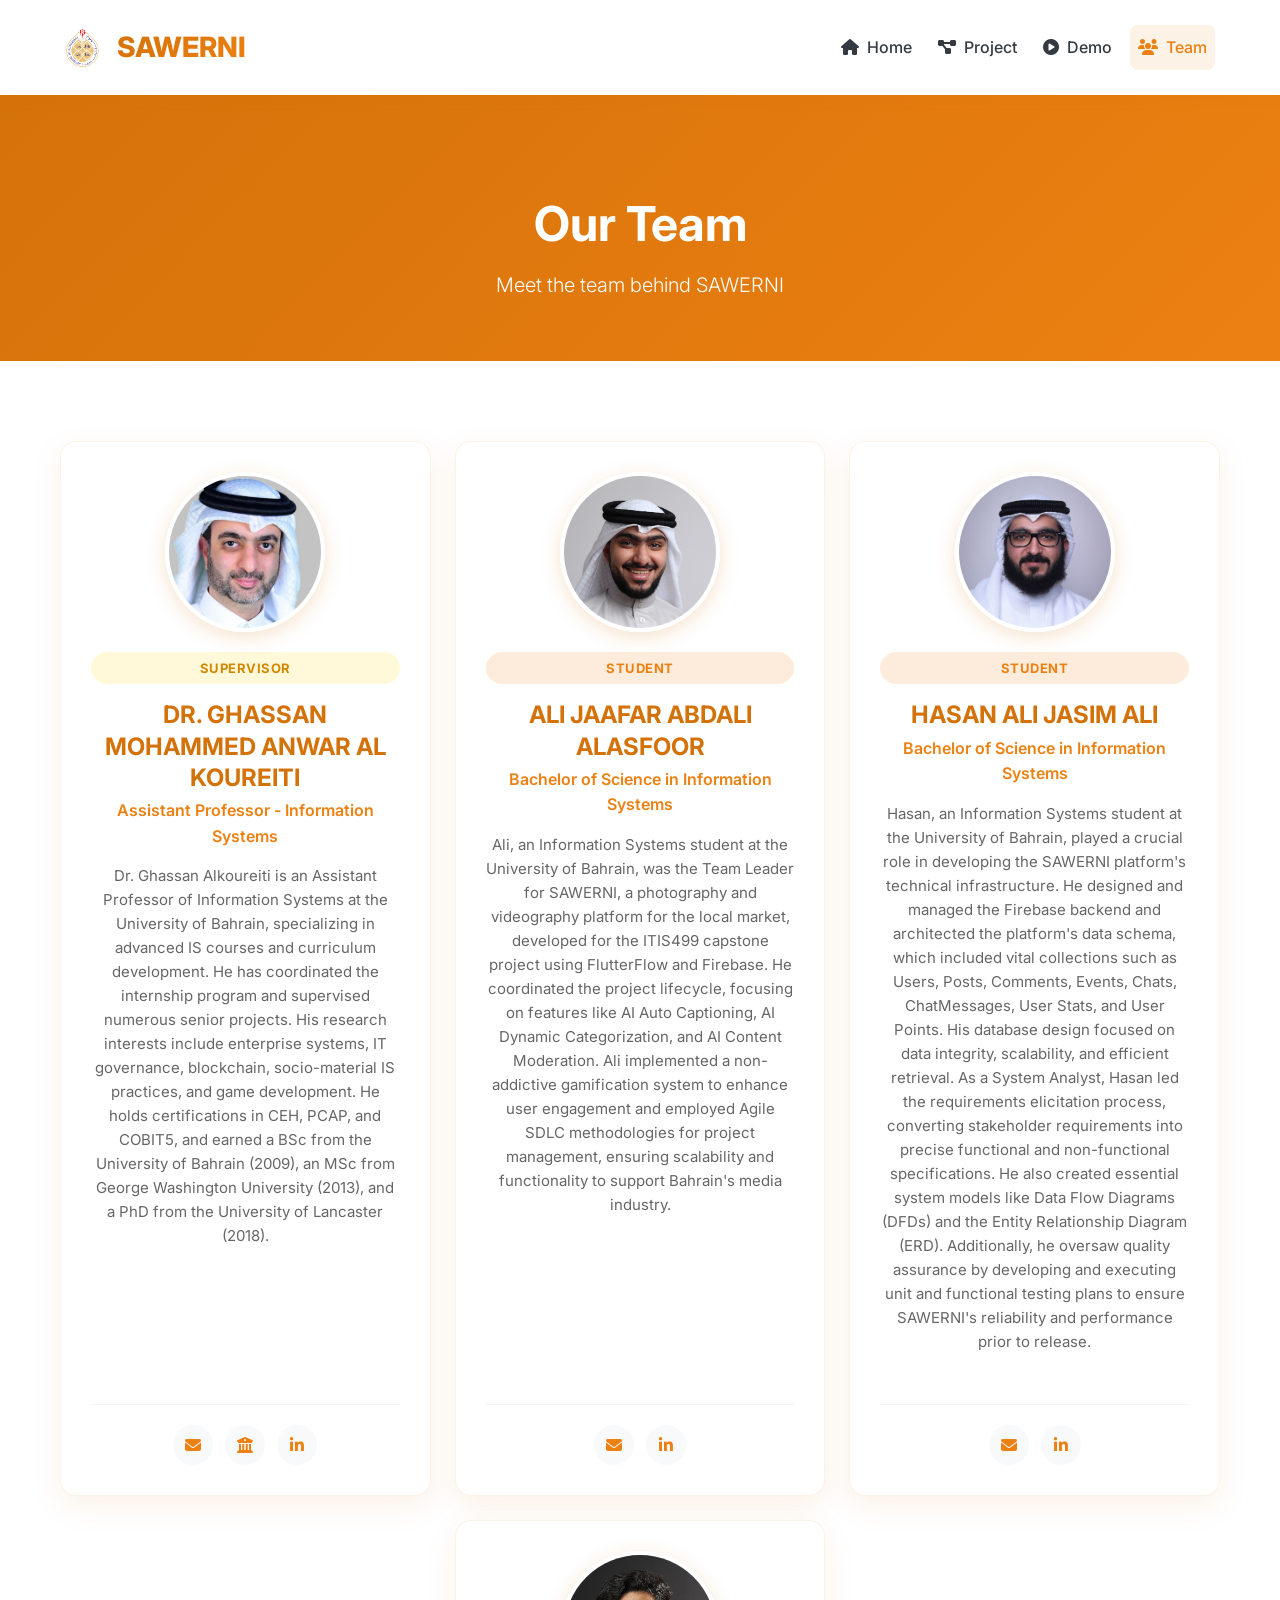
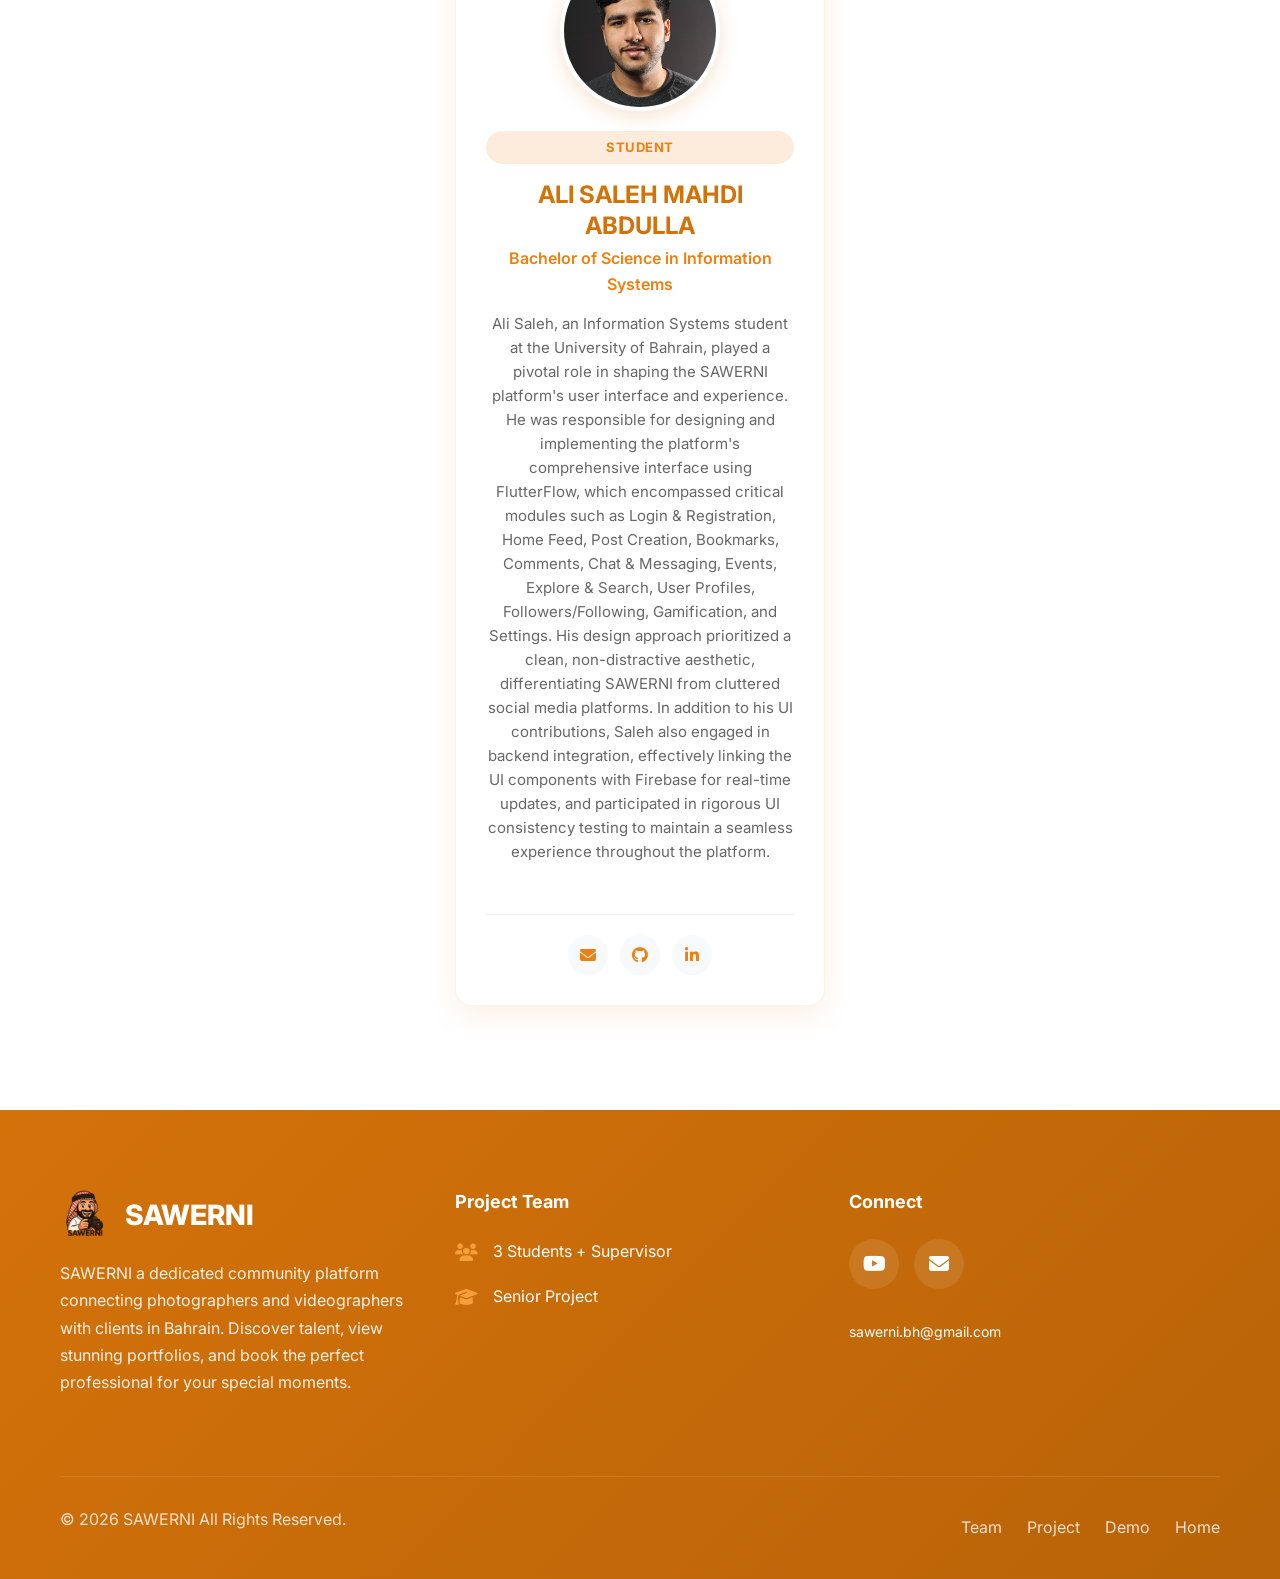
<file: team.html>
<!DOCTYPE html>
<html lang="en" dir="ltr">
<head>
    <meta charset="UTF-8">
    <meta name="viewport" content="width=device-width, initial-scale=1.0">
    <title>Team - SAWERNI</title>
    
    <!-- Bootstrap 5 -->
    <link href="https://cdn.jsdelivr.net/npm/bootstrap@5.3.0/dist/css/bootstrap.min.css" rel="stylesheet">
    
    <!-- Font Awesome -->
    <link rel="stylesheet" href="https://cdnjs.cloudflare.com/ajax/libs/font-awesome/6.4.0/css/all.min.css">
    
    <!-- Google Fonts -->
    <link href="https://fonts.googleapis.com/css2?family=Inter:wght@300;400;500;600;700;800&display=swap" rel="stylesheet">
    
    <!-- Custom CSS -->
    <link rel="stylesheet" href="style.css">
    <link rel="icon" type="image/png" href="your-favicon-url">

    <link rel="icon" type="image/x-icon" href="SAWERNI LOGO.ico">

    <style>
        /* ===== LOGO CAROUSEL STYLES ===== */
        .navbar-brand {
            display: flex;
            align-items: center;
            text-decoration: none;
            gap: 0;
        }
        
        .logo-carousel {
            position: relative;
            width: 45px;
            height: 45px;
            margin-right: 12px;
            perspective: 1000px;
            cursor: pointer;
        }
        
        .logo-slide {
            position: absolute;
            top: 0;
            left: 0;
            width: 100%;
            height: 100%;
            backface-visibility: hidden;
            transition: transform 1.2s cubic-bezier(0.4, 0, 0.2, 1);
            display: flex;
            align-items: center;
            justify-content: center;
        }
        
        .logo-slide img {
            width: 100%;
            height: 100%;
            object-fit: contain;
            border-radius: 50%;
        }
        
        /* UOB Logo - starts visible */
        .logo-slide.uob-logo-slide {
            transform: rotateY(0deg);
            z-index: 2;
        }
        
        /* SAWERNI Logo - starts hidden */
        .logo-slide.sawerni-logo-slide {
            transform: rotateY(180deg);
            z-index: 1;
        }
        
        /* Flipped states */
        .logo-carousel.flipped .uob-logo-slide {
            transform: rotateY(180deg);
            z-index: 1;
        }
        
        .logo-carousel.flipped .sawerni-logo-slide {
            transform: rotateY(360deg);
            z-index: 2;
        }
        
        /* Pulse glow effect on flip */
        .logo-carousel.flipping .logo-slide img {
            animation: logoGlow 0.6s ease-in-out;
        }
        
        @keyframes logoGlow {
            0%, 100% {
                filter: drop-shadow(0 0 0px rgba(237, 128, 18, 0));
            }
            50% {
                filter: drop-shadow(0 0 15px rgba(237, 128, 18, 0.8));
            }
        }
        
        /* Continuous auto-rotation */
        .logo-carousel.auto-rotate .uob-logo-slide {
            animation: continuousFlip1 3s ease-in-out infinite;
        }
        
        .logo-carousel.auto-rotate .sawerni-logo-slide {
            animation: continuousFlip2 3s ease-in-out infinite;
        }
        
        @keyframes continuousFlip1 {
            0%, 40% {
                transform: rotateY(0deg);
                z-index: 2;
            }
            50%, 90% {
                transform: rotateY(180deg);
                z-index: 1;
            }
            100% {
                transform: rotateY(0deg);
                z-index: 2;
            }
        }
        
        @keyframes continuousFlip2 {
            0%, 40% {
                transform: rotateY(180deg);
                z-index: 1;
            }
            50%, 90% {
                transform: rotateY(360deg);
                z-index: 2;
            }
            100% {
                transform: rotateY(180deg);
                z-index: 1;
            }
        }
        
        /* Brand text styling */
        .brand-text {
            color: #d4720a;
            font-size: 28px;
            font-weight: 800;
            background: linear-gradient(135deg, #d4720a, #ed8012);
            -webkit-background-clip: text;
            background-clip: text;
            color: transparent;
            white-space: nowrap;
        }
        
        /* Responsive logo carousel */
        @media (max-width: 768px) {
            .logo-carousel {
                width: 35px;
                height: 35px;
                margin-right: 8px;
            }
            
            .brand-text {
                font-size: 22px;
            }
        }
        
        @media (max-width: 576px) {
            .logo-carousel {
                width: 30px;
                height: 30px;
                margin-right: 6px;
            }
            
            .brand-text {
                font-size: 18px;
            }
        }
        
        /* ===== TEAM PAGE STYLES ===== */
        .team-header {
            background: linear-gradient(135deg, #d4720a 0%, #ed8012 100%);
            color: white;
            padding: 100px 0 60px;
            text-align: center;
        }
        
        /* Clean Team Cards */
        .team-card {
            background: white;
            border-radius: 16px;
            overflow: hidden;
            box-shadow: 0 10px 30px rgba(212, 114, 10, 0.1);
            transition: all 0.3s ease;
            height: 100%;
            border: 1px solid rgba(237, 128, 18, 0.1);
            margin-bottom: 30px;
            display: flex;
            flex-direction: column;
        }
        
        .team-card:hover {
            transform: translateY(-10px);
            box-shadow: 0 20px 40px rgba(212, 114, 10, 0.15);
        }
        
        /* Team Image Container */
        .team-img-container {
            padding: 30px 30px 0 30px;
            text-align: center;
        }
        
        .team-img {
            width: 160px;
            height: 160px;
            border-radius: 50%;
            object-fit: cover;
            border: 4px solid white;
            box-shadow: 0 5px 20px rgba(212, 114, 10, 0.2);
            display: block;
            margin: 0 auto;
            background: linear-gradient(135deg, #ed8012 0%, #d4720a 100%);
        }
        
        /* Team Content */
        .team-content {
            padding: 20px 30px 30px;
            text-align: center;
            flex: 1;
            display: flex;
            flex-direction: column;
        }
        
        /* Role Badge */
        .team-role-badge {
            display: inline-block;
            padding: 6px 20px;
            border-radius: 20px;
            font-size: 13px;
            font-weight: 700;
            text-transform: uppercase;
            letter-spacing: 0.5px;
            margin-bottom: 15px;
        }
        
        .supervisor-badge {
            background: rgba(255, 204, 0, 0.15);
            color: #d48800;
        }
        
        .student-badge {
            background: rgba(237, 128, 18, 0.15);
            color: #ed8012;
        }
        
        .team-name {
            color: #d4720a;
            font-weight: 700;
            font-size: 24px;
            margin-bottom: 5px;
        }
        
        .team-title {
            color: #ed8012;
            font-weight: 600;
            font-size: 16px;
            margin-bottom: 15px;
        }
        
        .team-bio {
            color: #666;
            line-height: 1.6;
            margin-bottom: 20px;
            font-size: 15px;
            flex: 1;
        }
        
        /* Responsibilities */
        .team-responsibilities {
            margin-bottom: 20px;
            text-align: left;
        }
        
        .responsibility-item {
            display: flex;
            align-items: flex-start;
            gap: 10px;
            margin-bottom: 8px;
            font-size: 14px;
            color: #555;
        }
        
        .responsibility-item i {
            color: #ed8012;
            margin-top: 3px;
            flex-shrink: 0;
        }
        
        /* Contact Links */
        .team-contact {
            display: flex;
            justify-content: center;
            gap: 12px;
            padding-top: 20px;
            border-top: 1px solid rgba(0, 0, 0, 0.05);
            margin-top: auto;
        }
        
        .contact-link {
            width: 40px;
            height: 40px;
            border-radius: 50%;
            display: flex;
            align-items: center;
            justify-content: center;
            text-decoration: none;
            transition: all 0.3s ease;
            background: #f8f9fa;
            color: #ed8012;
        }
        
        .contact-link:hover {
            transform: translateY(-3px);
            background: #ed8012;
            color: white;
            box-shadow: 0 5px 15px rgba(237, 128, 18, 0.2);
        }
        
        /* Team Section */
        .team-section {
            padding: 80px 0;
        }
        
        /* Responsive */
        @media (max-width: 992px) {
            .team-img {
                width: 140px;
                height: 140px;
            }
            
            .team-content {
                padding: 15px 20px 25px;
            }
            
            .team-name {
                font-size: 22px;
            }
        }
        
        @media (max-width: 768px) {
            .team-section {
                padding: 50px 0;
            }
            
            .team-img {
                width: 130px;
                height: 130px;
            }
            
            .team-content {
                padding: 15px 20px 20px;
            }
            
            .team-name {
                font-size: 20px;
            }
        }
    </style>
</head>
<body>
    <!-- Navigation -->
    <nav class="navbar navbar-expand-lg navbar-main">
        <div class="container">
            <a class="navbar-brand" href="index.html" id="navbarBrand">
                <!-- Logo Carousel Container -->
                <div class="logo-carousel auto-rotate" id="logoCarousel">
                    <!-- UOB Logo Slide -->
                    <div class="logo-slide uob-logo-slide">
                        <img src="UOB LOGO.png" 
                             alt="UOB Logo">
                    </div>
                    <!-- SAWERNI Logo Slide -->
                    <div class="logo-slide sawerni-logo-slide">
                        <img src="SAWERNI LOGO.png" 
                             alt="SAWERNI Logo">
                    </div>
                </div>
                <span class="brand-text">SAWERNI</span>
            </a>
            
            <button class="navbar-toggler" type="button" data-bs-toggle="collapse" data-bs-target="#navbarNav">
                <span class="navbar-toggler-icon"></span>
            </button>
            
            <div class="collapse navbar-collapse" id="navbarNav">
                <ul class="navbar-nav ms-auto">
                    <li class="nav-item">
                        <a class="nav-link" href="index.html"><i class="fas fa-home me-2"></i>Home</a>
                    </li>
                    <li class="nav-item">
                        <a class="nav-link" href="project.html"><i class="fas fa-project-diagram me-2"></i>Project</a>
                    </li>
                    <li class="nav-item">
                        <a class="nav-link" href="demo.html"><i class="fas fa-play-circle me-2"></i>Demo</a>
                    </li>
                    <li class="nav-item">
                        <a class="nav-link active" href="team.html"><i class="fas fa-users me-2"></i>Team</a>
                    </li>
                </ul>
            </div>
        </div>
    </nav>

    <!-- Team Header -->
    <section class="team-header">
        <div class="container">
            <h1 class="display-5 fw-bold mb-3">Our Team</h1>
            <p class="lead mb-0">Meet the team behind SAWERNI</p>
        </div>
    </section>

    <!-- Team Members -->
    <section class="team-section">
        <div class="container">
            
            <!-- Row 1: Supervisor + 2 Students -->
            <div class="row justify-content-center">
                
                <!-- Supervisor -->
                <div class="col-lg-4 col-md-6 mb-4">
                    <div class="team-card">
                        <div class="team-img-container">
                            <img src="DR.GHASSAN.jpg" alt="Dr. Ghassan Mohamed Alkoureiti" class="team-img">
                        </div>
                        <div class="team-content">
                            <span class="team-role-badge supervisor-badge">Supervisor</span>
                            <h3 class="team-name">DR. GHASSAN MOHAMMED ANWAR AL KOUREITI</h3>
                            <div class="team-title">Assistant Professor - Information Systems</div>
                            <p class="team-bio">
                                Dr. Ghassan Alkoureiti is an Assistant Professor of Information Systems at the University of Bahrain, specializing in advanced IS courses and curriculum development. He has coordinated the internship program and supervised numerous senior projects. His research interests include enterprise systems, IT governance, blockchain, socio-material IS practices, and game development. He holds certifications in CEH, PCAP, and COBIT5, and earned a BSc from the University of Bahrain (2009), an MSc from George Washington University (2013), and a PhD from the University of Lancaster (2018).
                            </p>
                            <div class="team-contact">
                                <a href="mailto:gkoureiti@uob.edu.bh" class="contact-link" title="Email">
                                    <i class="fas fa-envelope"></i>
                                </a>
                                <a href="https://cit.uob.edu.bh/faculty/faculty-profile/?faculty=dr-ghassan-mohammed-alkoureiti" target="_blank" class="contact-link" title="University Profile">
                                    <i class="fas fa-university"></i>
                                </a>
                                <a href="https://www.linkedin.com/in/ghassan-mohd-53579518/" target="_blank" class="contact-link" title="LinkedIn">
                                    <i class="fab fa-linkedin-in"></i>
                                </a>
                            </div>
                        </div>
                    </div>
                </div>

                <!-- Student 1 -->
                <div class="col-lg-4 col-md-6 mb-4">
                    <div class="team-card">
                        <div class="team-img-container">
                            <img src="ALI ALASFOOR.jpeg" alt="ALI JAAFAR ABDALI ALASFOOR" class="team-img">
                        </div>
                        <div class="team-content">
                            <span class="team-role-badge student-badge">Student</span>
                            <h3 class="team-name">ALI JAAFAR ABDALI ALASFOOR</h3>
                            <div class="team-title">Bachelor of Science in Information Systems</div>
                            <p class="team-bio">
                               Ali, an Information Systems student at the University of Bahrain, was the Team Leader for SAWERNI, a photography and videography platform for the local market, developed for the ITIS499 capstone project using FlutterFlow and Firebase. He coordinated the project lifecycle, focusing on features like AI Auto Captioning, AI Dynamic Categorization, and AI Content Moderation. Ali implemented a non-addictive gamification system to enhance user engagement and employed Agile SDLC methodologies for project management, ensuring scalability and functionality to support Bahrain's media industry.

                            <div class="team-contact">
                                <a href="mailto:alialasfoorw@gmail.com" class="contact-link" title="Email">
                                    <i class="fas fa-envelope"></i>
                                </a>
                                <a href="https://www.linkedin.com/in/ali-alasfoor-6b9688346/" target="_blank" class="contact-link" title="LinkedIn">
                                    <i class="fab fa-linkedin-in"></i>
                                </a>
                            </div>
                        </div>
                    </div>
                </div>

                <!-- Student 2 -->
                <div class="col-lg-4 col-md-6 mb-4">
                    <div class="team-card">
                        <div class="team-img-container">
                            <img src="HASSAN ALI.jpg" alt="HASAN ALI JASIM ALI" class="team-img">
                        </div>
                        <div class="team-content">
                            <span class="team-role-badge student-badge">Student</span>
                            <h3 class="team-name">HASAN ALI JASIM ALI</h3>
                            <div class="team-title">Bachelor of Science in Information Systems</div>
                            <p class="team-bio">
                                Hasan, an Information Systems student at the University of Bahrain, played a crucial role in developing the SAWERNI platform's technical infrastructure. He designed and managed the Firebase backend and architected the platform's data schema, which included vital collections such as Users, Posts, Comments, Events, Chats, ChatMessages, User Stats, and User Points. His database design focused on data integrity, scalability, and efficient retrieval. As a System Analyst, Hasan led the requirements elicitation process, converting stakeholder requirements into precise functional and non-functional specifications. He also created essential system models like Data Flow Diagrams (DFDs) and the Entity Relationship Diagram (ERD). Additionally, he oversaw quality assurance by developing and executing unit and functional testing plans to ensure SAWERNI's reliability and performance prior to release.
                            </p>
                            
                            <div class="team-contact">
                                <a href="mailto:HassanAlsurh@gmail.com" class="contact-link" title="Email">
                                    <i class="fas fa-envelope"></i>
                                </a>
                                <a href="https://www.linkedin.com/in/hasan-ali-74612731b/" target="_blank" class="contact-link" title="LinkedIn">
                                    <i class="fab fa-linkedin-in"></i>
                                </a>
                            </div>
                        </div>
                    </div>
                </div>

            </div>

            <!-- Row 2: Student 3 (Centered) -->
            <div class="row justify-content-center">
                
                <!-- Student 3 -->
                <div class="col-lg-4 col-md-6 mb-4">
                    <div class="team-card">
                        <div class="team-img-container">
                            <img src="Ali Saleh.jpg" alt="ALI SALEH MAHDI ABDULLA" class="team-img">
                        </div>
                        <div class="team-content">
                            <span class="team-role-badge student-badge">Student</span>
                            <h3 class="team-name">ALI SALEH MAHDI ABDULLA</h3>
                            <div class="team-title">Bachelor of Science in Information Systems</div>
                            <p class="team-bio">
                                Ali Saleh, an Information Systems student at the University of Bahrain, played a pivotal role in shaping the SAWERNI platform's user interface and experience. He was responsible for designing and implementing the platform's comprehensive interface using FlutterFlow, which encompassed critical modules such as Login & Registration, Home Feed, Post Creation, Bookmarks, Comments, Chat & Messaging, Events, Explore & Search, User Profiles, Followers/Following, Gamification, and Settings. His design approach prioritized a clean, non-distractive aesthetic, differentiating SAWERNI from cluttered social media platforms. In addition to his UI contributions, Saleh also engaged in backend integration, effectively linking the UI components with Firebase for real-time updates, and participated in rigorous UI consistency testing to maintain a seamless experience throughout the platform.
                            </p>
                            
                            <div class="team-contact">
                                <a href="mailto:alisaleh.contact@gmail.com" class="contact-link" title="Email">
                                    <i class="fas fa-envelope"></i>
                                </a>
                                <a href="https://github.com/AliAbdulla2002" target="_blank" class="contact-link" title="GitHub">
                                    <i class="fab fa-github"></i>
                                </a>
                                <a href="https://www.linkedin.com/in/alisaleh-abdullah/" target="_blank" class="contact-link" title="LinkedIn">
                                    <i class="fab fa-linkedin-in"></i>
                                </a>
                            </div>
                        </div>
                    </div>
                </div>

            </div>
            
        </div>
    </section>

    <!-- Footer -->
    <footer class="footer">
        <div class="container">
            <div class="footer-content">
                <div class="row">
                    <div class="col-lg-4">
                        <div class="footer-logo-section">
                            <div class="footer-logo">
                                <img src="SAWERNI LOGO.png" 
                                     alt="SAWERNI Logo" loading="lazy">
                                <span>SAWERNI</span>
                            </div>
                            <p class="footer-description">
                                SAWERNI a dedicated community platform connecting photographers and videographers with clients in Bahrain. Discover talent, view stunning portfolios, and book the perfect professional for your special moments.
                            </p>
                        </div>
                    </div>
                    
                    <div class="col-lg-4">
                        <div class="footer-contact">
                            <h5>Project Team</h5>
                            <div class="contact-item">
                                <i class="fas fa-users"></i>
                                <div>
                                    <span>3 Students + Supervisor</span>
                                </div>
                            </div>
                            <div class="contact-item">
                                <i class="fas fa-graduation-cap"></i>
                                <div>
                                    <span>Senior Project</span>
                                </div>
                            </div>
                        </div>
                    </div>
                    
                    <div class="col-lg-4">
                        <div class="footer-social">
                            <h5>Connect</h5>
                            <div class="social-icons">
                                <a href="https://www.youtube.com/channel/UCR_zhY6zEnnAeLBr8uanXhw" target="_blank" class="social-icon youtube">
                                    <i class="fab fa-youtube"></i>
                                </a>
                                <a href="mailto:sawerni.bh@gmail.com" class="social-icon email">
                                    <i class="fas fa-envelope"></i>
                                </a>
                            </div>
                            <div class="mt-3">
                                <small>sawerni.bh@gmail.com</small>
                            </div>
                        </div>
                    </div>
                </div>
            </div>
            
            <div class="footer-bottom">
                <div class="row align-items-center">
                    <div class="col-md-6">
                        <p class="copyright">
                            &copy; <span id="currentYear"></span> SAWERNI All Rights Reserved.
                        </p>
                    </div>
                    <div class="col-md-6">
                        <div class="footer-links">
                            <a href="team.html">Team</a>
                            <a href="project.html">Project</a>
                            <a href="demo.html">Demo</a>
                            <a href="index.html">Home</a>
                        </div>
                    </div>
                </div>
            </div>
        </div>
    </footer>

    <!-- Back to Top Button -->
    <button id="backToTop" class="back-to-top">
        <i class="fas fa-chevron-up"></i>
    </button>

    <!-- Scripts -->
    <script src="https://cdn.jsdelivr.net/npm/bootstrap@5.3.0/dist/js/bootstrap.bundle.min.js"></script>
    <script>
        document.getElementById('currentYear').textContent = new Date().getFullYear();
        
        const backToTop = document.getElementById('backToTop');
        window.addEventListener('scroll', () => {
            if (window.pageYOffset > 300) {
                backToTop.classList.add('visible');
            } else {
                backToTop.classList.remove('visible');
            }
        });
        
        backToTop.addEventListener('click', () => {
            window.scrollTo({
                top: 0,
                behavior: 'smooth'
            });
        });
        
        // ===== LOGO CAROUSEL SCRIPT =====
        const logoCarousel = document.getElementById('logoCarousel');
        const navbarBrand = document.getElementById('navbarBrand');
        
        if (logoCarousel && navbarBrand) {
            // Click on logo to manually flip
            logoCarousel.addEventListener('click', function(e) {
                e.preventDefault();
                e.stopPropagation();
                
                // Remove auto-rotate temporarily
                logoCarousel.classList.remove('auto-rotate');
                logoCarousel.classList.add('flipping');
                
                // Toggle flipped state
                logoCarousel.classList.toggle('flipped');
                
                // Remove flipping class after animation
                setTimeout(() => {
                    logoCarousel.classList.remove('flipping');
                }, 600);
                
                // Resume auto-rotate after 3 seconds
                setTimeout(() => {
                    if (!logoCarousel.classList.contains('auto-rotate')) {
                        logoCarousel.classList.add('auto-rotate');
                    }
                }, 3000);
            });
            
            // Pause auto-rotation on hover
            logoCarousel.addEventListener('mouseenter', function() {
                logoCarousel.classList.remove('auto-rotate');
            });
            
            logoCarousel.addEventListener('mouseleave', function() {
                setTimeout(() => {
                    logoCarousel.classList.add('auto-rotate');
                }, 1500);
            });
        }
    </script>
</body>
</html>
</file>
<file: style.css>
/* Reset & Base Styles */
* {
    margin: 0;
    padding: 0;
    box-sizing: border-box;
}

:root {
    --primary-orange: #d4720a;
    --secondary-orange: #ed8012;
    --accent-orange: #f59e3c;
    --light-orange: #fff8f0;
    --gradient-start: #d4720a;
    --gradient-end: #ed8012;
    --white: #ffffff;
    --light-gray: #f8f9fa;
    --gray: #6c757d;
    --dark-gray: #343a40;
    --text-dark: #1a1a1a;
    --border-radius: 16px;
    --border-radius-sm: 8px;
    --shadow: 0 8px 30px rgba(212, 114, 10, 0.1);
    --shadow-hover: 0 12px 40px rgba(212, 114, 10, 0.15);
    --transition: all 0.3s cubic-bezier(0.4, 0, 0.2, 1);
}

html {
    scroll-behavior: smooth;
}

body {
    font-family: 'Inter', -apple-system, BlinkMacSystemFont, 'Segoe UI', Roboto, sans-serif;
    line-height: 1.6;
    color: var(--text-dark);
    background: var(--white);
    overflow-x: hidden;
}

.container {
    width: 100%;
    max-width: 1200px;
    margin: 0 auto;
    padding: 0 20px;
}

/* Typography */
h1, h2, h3, h4, h5, h6 {
    font-weight: 700;
    line-height: 1.3;
    margin-bottom: 1rem;
}

/* Navigation - SHARED */
.navbar-main {
    background: var(--white);
    padding: 20px 0;
    box-shadow: 0 2px 15px rgba(212, 114, 10, 0.08);
    position: sticky;
    top: 0;
    z-index: 1000;
}

.navbar-brand {
    display: flex;
    align-items: center;
    text-decoration: none;
}

.navbar-logo {
    height: 45px;
    width: auto;
    border-radius: 10px;
    margin-right: 12px;
}

/* UOB Logo specific styling */
.navbar-logo.uob-logo {
    height: 45px;
    width: auto;
    margin-right: 15px;
    border-radius: 8px;
}

/* Project Logo specific styling */
.navbar-logo.rased-logo {
    height: 45px;
    width: auto;
    margin-right: 12px;
    border-radius: 10px;
}

.brand-text {
    color: var(--primary-orange);
    font-size: 28px;
    font-weight: 800;
    background: linear-gradient(135deg, var(--primary-orange), var(--secondary-orange));
    -webkit-background-clip: text;
    background-clip: text;
    color: transparent;
}

.navbar-nav .nav-link {
    color: var(--dark-gray);
    font-weight: 500;
    padding: 10px 20px;
    margin: 0 5px;
    border-radius: var(--border-radius-sm);
    transition: var(--transition);
}

.navbar-nav .nav-link:hover,
.navbar-nav .nav-link.active {
    color: #ed8012;
    background: rgba(237, 128, 18, 0.1);
}

.navbar-toggler {
    border: none;
    padding: 8px;
}

.navbar-toggler-icon {
    background-image: url("data:image/svg+xml,%3csvg xmlns='http://www.w3.org/2000/svg' viewBox='0 0 30 30'%3e%3cpath stroke='rgba%28212, 114, 10, 0.8%29' stroke-linecap='round' stroke-miterlimit='10' stroke-width='2' d='M4 7h22M4 15h22M4 23h22'/%3e%3c/svg%3e");
}

/* Buttons - SHARED */
.btn {
    padding: 15px 35px;
    border-radius: 50px;
    font-weight: 600;
    font-size: 16px;
    border: none;
    cursor: pointer;
    transition: var(--transition);
    display: inline-flex;
    align-items: center;
    justify-content: center;
    text-decoration: none;
}

.btn-primary {
    background: linear-gradient(135deg, #ed8012 0%, #d4720a 100%);
    color: white;
    border: none;
}

.btn-primary:hover {
    background: linear-gradient(135deg, #d4720a 0%, #b86308 100%);
    color: white;
    transform: translateY(-3px);
    box-shadow: 0 10px 25px rgba(237, 128, 18, 0.3);
}

.btn-outline-primary {
    color: #ed8012;
    border-color: #ed8012;
    background: transparent;
    border: 2px solid #ed8012;
}

.btn-outline-primary:hover {
    background: #ed8012;
    color: white;
    transform: translateY(-3px);
}

.btn-outline-light {
    color: white;
    border-color: white;
    background: transparent;
    border: 2px solid white;
}

.btn-outline-light:hover {
    background: white;
    color: #ed8012;
    transform: translateY(-3px);
}

/* Sections - SHARED */
.section {
    padding: 100px 0;
}

.section-header {
    text-align: center;
    margin-bottom: 60px;
}

.section-header.text-start {
    text-align: left;
}

.section-header.text-start .section-title::after {
    left: 0;
    transform: translateX(0);
}

.section-label {
    display: inline-block;
    color: var(--secondary-orange);
    font-size: 14px;
    font-weight: 600;
    text-transform: uppercase;
    letter-spacing: 1px;
    margin-bottom: 15px;
    padding: 6px 20px;
    background: var(--light-orange);
    border-radius: 30px;
}

.section-title {
    font-size: 48px;
    color: var(--primary-orange);
    margin-bottom: 15px;
    position: relative;
    display: inline-block;
}

.section-title::after {
    content: '';
    position: absolute;
    bottom: -10px;
    left: 50%;
    transform: translateX(-50%);
    width: 80px;
    height: 4px;
    background: linear-gradient(90deg, var(--primary-orange), var(--secondary-orange));
    border-radius: 2px;
}

.section-subtitle {
    color: var(--gray);
    font-size: 18px;
    max-width: 700px;
    margin: 0 auto;
}

/* Footer - SHARED */
.footer {
    background: linear-gradient(135deg, var(--primary-orange), #b86308);
    color: var(--white);
    padding: 80px 0 30px;
}

.footer-logo-section {
    margin-bottom: 30px;
}

.footer-logo {
    display: flex;
    align-items: center;
    gap: 15px;
    margin-bottom: 20px;
}

.footer-logo img {
    height: 50px;
    width: auto;
    border-radius: 10px;
}

.footer-logo span {
    font-size: 28px;
    font-weight: 800;
    color: var(--white);
}

.footer-description {
    opacity: 0.9;
    line-height: 1.7;
}

.footer-contact h5,
.footer-social h5 {
    color: var(--white);
    margin-bottom: 25px;
    font-size: 18px;
}

.contact-item {
    display: flex;
    align-items: flex-start;
    gap: 15px;
    margin-bottom: 20px;
}

.contact-item i {
    font-size: 18px;
    color: var(--accent-orange);
    margin-top: 5px;
}

.social-icons {
    display: flex;
    gap: 15px;
    margin-bottom: 30px;
}

.social-icon {
    width: 50px;
    height: 50px;
    background: rgba(255, 255, 255, 0.1);
    border-radius: 50%;
    display: flex;
    align-items: center;
    justify-content: center;
    color: var(--white);
    font-size: 20px;
    text-decoration: none;
    transition: var(--transition);
}

.social-icon:hover {
    background: var(--accent-orange);
    transform: translateY(-5px);
}

.youtube:hover { background: #ff0000; }
.linkedin:hover { background: #0077b5; }
.github:hover { background: #333; }

.footer-bottom {
    border-top: 1px solid rgba(255, 255, 255, 0.1);
    padding-top: 30px;
    margin-top: 50px;
}

.copyright {
    opacity: 0.8;
    line-height: 1.6;
}

.footer-links {
    display: flex;
    gap: 25px;
    justify-content: flex-end;
    flex-wrap: wrap;
}

.footer-links a {
    color: rgba(255, 255, 255, 0.8);
    text-decoration: none;
    transition: var(--transition);
}

.footer-links a:hover {
    color: var(--accent-orange);
}

/* Back to Top Button - SHARED */
.back-to-top {
    position: fixed;
    bottom: 30px;
    right: 30px;
    width: 50px;
    height: 50px;
    background: linear-gradient(135deg, var(--secondary-orange), var(--accent-orange));
    color: var(--white);
    border: none;
    border-radius: 50%;
    font-size: 18px;
    cursor: pointer;
    opacity: 0;
    visibility: hidden;
    transition: var(--transition);
    z-index: 100;
    box-shadow: 0 4px 15px rgba(237, 128, 18, 0.3);
    display: flex;
    align-items: center;
    justify-content: center;
}

.back-to-top.visible {
    opacity: 1;
    visibility: visible;
}

.back-to-top:hover {
    transform: translateY(-5px);
    box-shadow: 0 6px 20px rgba(237, 128, 18, 0.4);
}

/* ===== INDEX.HTML STYLES ===== */

/* Hero Section - INDEX ONLY */
.hero-section {
    min-height: 85vh;
    position: relative;
    display: flex;
    align-items: center;
    overflow: hidden;
}

.video-background {
    position: absolute;
    top: 0;
    left: 0;
    width: 100%;
    height: 100%;
    overflow: hidden;
    z-index: 0;
}

.video-background video {
    min-width: 100%;
    min-height: 100%;
    width: auto;
    height: auto;
    position: absolute;
    top: 50%;
    left: 50%;
    transform: translate(-50%, -50%);
    object-fit: cover;
}

.video-overlay {
    position: absolute;
    top: 0;
    left: 0;
    width: 100%;
    height: 100%;
    background: rgba(212, 114, 10, 0.7);
    z-index: 1;
}

.hero-content {
    position: relative;
    z-index: 2;
    text-align: center;
    color: var(--white);
    width: 100%;
    padding: 40px 0 100px;
}

.hero-badge {
    display: inline-block;
    background: rgba(255, 255, 255, 0.15);
    backdrop-filter: blur(10px);
    color: var(--white);
    padding: 10px 25px;
    border-radius: 30px;
    font-size: 14px;
    font-weight: 600;
    margin-bottom: 30px;
    border: 1px solid rgba(255, 255, 255, 0.3);
}

.hero-title {
    font-size: 72px;
    font-weight: 900;
    margin-bottom: 10px;
    color: var(--white);
    text-shadow: 0 2px 10px rgba(0, 0, 0, 0.2);
    animation: fadeInUp 0.8s ease;
}

.hero-subtitle {
    font-size: 28px;
    font-weight: 400;
    opacity: 0.9;
    margin-bottom: 30px;
    animation: fadeInUp 1s ease;
}

.hero-description {
    font-size: 20px;
    max-width: 700px;
    margin: 0 auto 50px;
    opacity: 0.9;
    animation: fadeInUp 1.2s ease;
}

.hero-cta {
    display: flex;
    gap: 20px;
    justify-content: center;
    margin-top: 50px;
    animation: fadeInUp 1.6s ease;
}

.hero-scroll {
    position: absolute;
    bottom: 30px;
    left: 50%;
    transform: translateX(-50%);
    animation: bounce 2s infinite;
    z-index: 2;
}

.hero-scroll a {
    display: block;
    width: 50px;
    height: 50px;
    background: rgba(255, 255, 255, 0.2);
    border-radius: 50%;
    display: flex;
    align-items: center;
    justify-content: center;
    color: var(--white);
    font-size: 20px;
    text-decoration: none;
    transition: var(--transition);
}

.hero-scroll a:hover {
    background: rgba(255, 255, 255, 0.3);
    transform: translateY(5px);
}

/* Feature Cards - INDEX ONLY */
.feature-highlights {
    margin-top: 40px;
}

.feature-card {
    background: white;
    border-radius: 12px;
    padding: 30px;
    box-shadow: 0 8px 25px rgba(212, 114, 10, 0.08);
    height: 100%;
    transition: all 0.3s ease;
    border: 1px solid rgba(237, 128, 18, 0.1);
    text-align: center;
}

.feature-card:hover {
    transform: translateY(-10px);
    box-shadow: 0 15px 35px rgba(212, 114, 10, 0.15);
}

.feature-icon {
    width: 70px;
    height: 70px;
    background: linear-gradient(135deg, #ed8012, #d4720a);
    border-radius: 50%;
    display: flex;
    align-items: center;
    justify-content: center;
    margin: 0 auto 25px;
    color: white;
    font-size: 28px;
}

.feature-card h3 {
    color: var(--primary-orange);
    margin-bottom: 15px;
    font-size: 1.3rem;
}

.feature-card p {
    color: var(--gray);
    line-height: 1.6;
    margin-bottom: 15px;
}

.compliance-badge {
    background: rgba(40, 167, 69, 0.15);
    color: #28a745;
    padding: 8px 16px;
    border-radius: 20px;
    font-size: 12px;
    font-weight: 600;
    display: inline-block;
    margin-top: 10px;
    border: 1px solid rgba(40, 167, 69, 0.3);
}

/* Summary Section - INDEX ONLY */
.summary-section {
    background: linear-gradient(135deg, #f8f9fa 0%, #e9ecef 100%);
}

.stats-card {
    background: white;
    border-radius: 12px;
    padding: 30px;
    text-align: center;
    box-shadow: 0 5px 20px rgba(212, 114, 10, 0.08);
    transition: var(--transition);
}

.stats-card:hover {
    transform: translateY(-5px);
    box-shadow: var(--shadow-hover);
}

.stats-number {
    font-size: 48px;
    font-weight: 800;
    color: #ed8012;
    line-height: 1;
    margin-bottom: 10px;
}

.stats-label {
    color: #666;
    font-size: 16px;
    font-weight: 500;
}

/* ===== PROJECT.HTML STYLES ===== */

/* Project Header */
.project-hero {
    background: linear-gradient(135deg, #d4720a 0%, #ed8012 100%);
    color: white;
    padding: 120px 0 80px;
    text-align: center;
    position: relative;
    overflow: hidden;
}

.project-hero::before {
    content: '';
    position: absolute;
    top: 0;
    left: 0;
    right: 0;
    bottom: 0;
    background: radial-gradient(circle at 70% 30%, rgba(255, 255, 255, 0.1) 0%, transparent 50%);
}

.project-hero .container {
    position: relative;
    z-index: 2;
}

.project-hero h1 {
    font-size: 3.5rem;
    font-weight: 800;
    margin-bottom: 1.5rem;
    text-shadow: 0 2px 10px rgba(0, 0, 0, 0.2);
}

.project-hero p {
    font-size: 1.25rem;
    opacity: 0.9;
    max-width: 700px;
    margin: 0 auto;
}

/* Project Navigation */
.project-nav {
    background: white;
    box-shadow: 0 4px 20px rgba(212, 114, 10, 0.08);
    position: sticky;
    top: 80px;
    z-index: 990;
    padding: 15px 0;
}

.project-nav .nav {
    display: flex;
    justify-content: center;
    gap: 30px;
    padding: 0;
    flex-wrap: wrap;
}

.project-nav .nav-link {
    color: var(--dark-gray);
    font-weight: 500;
    padding: 8px 0;
    border-bottom: 3px solid transparent;
    transition: all 0.3s ease;
    font-size: 1rem;
    white-space: nowrap;
}

.project-nav .nav-link:hover,
.project-nav .nav-link.active {
    color: var(--secondary-orange);
    border-bottom-color: var(--secondary-orange);
}

/* Achievement Grid */
.achievement-grid {
    display: grid;
    grid-template-columns: repeat(auto-fit, minmax(180px, 1fr));
    gap: 20px;
    margin: 30px 0;
}

.achievement-card {
    background: white;
    border-radius: var(--border-radius-sm);
    padding: 25px 15px;
    text-align: center;
    box-shadow: var(--shadow);
    transition: var(--transition);
    border: 1px solid rgba(237, 128, 18, 0.1);
}

.achievement-card:hover {
    transform: translateY(-5px);
    box-shadow: var(--shadow-hover);
}

.achievement-number {
    font-size: 32px;
    font-weight: 800;
    color: var(--primary-orange);
    margin-bottom: 8px;
    line-height: 1;
}

/* Milestone Card */
.milestone-card {
    background: white;
    border-radius: var(--border-radius);
    padding: 35px;
    box-shadow: var(--shadow);
    border-left: 5px solid var(--secondary-orange);
    height: 100%;
    transition: all 0.3s ease;
}

.milestone-card:hover {
    transform: translateY(-5px);
    box-shadow: var(--shadow-hover);
}

.milestone-icon {
    width: 70px;
    height: 70px;
    background: var(--light-orange);
    border-radius: 50%;
    display: flex;
    align-items: center;
    justify-content: center;
    margin-bottom: 25px;
    font-size: 28px;
    color: var(--secondary-orange);
}

.milestone-card h4 {
    color: var(--primary-orange);
    margin-bottom: 20px;
}

.milestone-card p {
    margin-bottom: 10px;
    color: var(--dark-gray);
}

/* Abstract Section */
.abstract-section {
    background: var(--light-gray);
}

.abstract-card {
    background: white;
    border-radius: var(--border-radius);
    padding: 60px;
    box-shadow: var(--shadow);
    border: 2px solid rgba(237, 128, 18, 0.1);
}

.abstract-text {
    font-size: 1.1rem;
    line-height: 1.8;
    color: var(--dark-gray);
    margin-bottom: 40px;
}

.abstract-text p {
    margin-bottom: 20px;
}

.problem-solution {
    display: grid;
    grid-template-columns: repeat(auto-fit, minmax(300px, 1fr));
    gap: 30px;
    margin-top: 40px;
}

.problem-card {
    background: linear-gradient(135deg, #ffeaea, #fff5f5);
    padding: 30px;
    border-radius: var(--border-radius-sm);
    border-left: 4px solid #dc3545;
}

.solution-card {
    background: linear-gradient(135deg, #e8f5e9, #f1f8e9);
    padding: 30px;
    border-radius: var(--border-radius-sm);
    border-left: 4px solid #28a745;
}

.problem-card h4,
.solution-card h4 {
    color: var(--dark-gray);
    margin-bottom: 15px;
    display: flex;
    align-items: center;
}

/* SDLC Process */
.sdlc-process {
    display: grid;
    grid-template-columns: repeat(auto-fit, minmax(220px, 1fr));
    gap: 25px;
    margin-top: 30px;
}

.sdlc-step {
    background: white;
    border-radius: var(--border-radius);
    padding: 30px;
    text-align: center;
    box-shadow: var(--shadow);
    transition: all 0.3s ease;
    height: 100%;
}

.sdlc-step:hover {
    transform: translateY(-5px);
    box-shadow: var(--shadow-hover);
}

.sdlc-step-number {
    font-size: 2rem;
    margin-bottom: 15px;
}

.sdlc-step h5 {
    color: var(--primary-orange);
    margin-bottom: 15px;
    font-size: 1.1rem;
}

.sdlc-step p {
    color: var(--gray);
    font-size: 0.95rem;
    line-height: 1.6;
}

/* Technology Stack */
.tech-stack-card,
.methodology-card {
    background: white;
    border-radius: var(--border-radius);
    padding: 35px;
    box-shadow: var(--shadow);
    height: 100%;
}

.tech-category {
    margin-bottom: 25px;
}

.tech-category h5 {
    color: var(--primary-orange);
    margin-bottom: 12px;
    display: flex;
    align-items: center;
    font-size: 1.1rem;
}

.tech-tags {
    display: flex;
    flex-wrap: wrap;
    gap: 10px;
}

.tech-tag {
    background: var(--light-orange);
    color: var(--secondary-orange);
    padding: 8px 16px;
    border-radius: 30px;
    font-size: 14px;
    font-weight: 500;
    transition: var(--transition);
    border: 1px solid rgba(237, 128, 18, 0.1);
}

.tech-tag:hover {
    background: var(--secondary-orange);
    color: white;
    transform: translateY(-2px);
}

/* Architecture Diagram */
.architecture-diagram {
    margin-top: 25px;
}

.arch-layer {
    display: flex;
    align-items: center;
    gap: 20px;
    padding: 25px;
    background: var(--light-orange);
    border-radius: var(--border-radius-sm);
    margin-bottom: 15px;
    transition: var(--transition);
    border: 1px solid rgba(237, 128, 18, 0.1);
}

.arch-layer:hover {
    transform: translateX(5px);
    background: white;
}

.arch-icon {
    width: 60px;
    height: 60px;
    background: white;
    border-radius: 50%;
    display: flex;
    align-items: center;
    justify-content: center;
    font-size: 24px;
    color: var(--secondary-orange);
    box-shadow: 0 4px 15px rgba(237, 128, 18, 0.1);
    flex-shrink: 0;
}

.arch-content {
    flex: 1;
}

.arch-content h5 {
    color: var(--primary-orange);
    margin-bottom: 5px;
    font-size: 1.1rem;
}

.arch-content p {
    color: var(--gray);
    font-size: 14px;
    margin: 0;
}

.arch-arrow {
    text-align: center;
    margin: 15px 0;
    color: var(--secondary-orange);
    font-size: 20px;
}

/* Outcomes Grid */
.outcomes-grid {
    display: grid;
    grid-template-columns: repeat(auto-fit, minmax(350px, 1fr));
    gap: 30px;
    margin-top: 40px;
}

.outcome-card {
    background: white;
    border-radius: var(--border-radius);
    padding: 35px;
    box-shadow: var(--shadow);
    transition: all 0.3s ease;
    border: 1px solid rgba(237, 128, 18, 0.1);
    height: 100%;
    display: flex;
    flex-direction: column;
}

.outcome-card:hover {
    transform: translateY(-5px);
    box-shadow: var(--shadow-hover);
}

.outcome-header {
    display: flex;
    align-items: center;
    gap: 20px;
    margin-bottom: 25px;
}

.outcome-icon {
    width: 60px;
    height: 60px;
    background: var(--light-orange);
    border-radius: 50%;
    display: flex;
    align-items: center;
    justify-content: center;
    font-size: 24px;
    color: var(--secondary-orange);
    flex-shrink: 0;
}

.outcome-header h4 {
    color: var(--primary-orange);
    margin: 0;
    font-size: 1.3rem;
}

.outcome-features {
    list-style: none;
    padding: 0;
    margin: 0;
    flex: 1;
}

.outcome-features li {
    padding: 10px 0;
    border-bottom: 1px solid rgba(0, 0, 0, 0.05);
    display: flex;
    align-items: flex-start;
    gap: 12px;
    font-size: 0.95rem;
}

.outcome-features li:last-child {
    border-bottom: none;
}

.outcome-features li i {
    margin-top: 3px;
    flex-shrink: 0;
}

/* Screenshots Grid */
.screenshots-grid {
    display: grid;
    grid-template-columns: repeat(auto-fit, minmax(250px, 1fr));
    gap: 25px;
    margin-top: 40px;
}

.screenshot-card {
    background: white;
    border-radius: var(--border-radius-sm);
    overflow: hidden;
    box-shadow: var(--shadow);
    transition: var(--transition);
}

.screenshot-card:hover {
    transform: translateY(-5px);
    box-shadow: var(--shadow-hover);
}

.screenshot-img {
    width: 100%;
    height: 300px;
    object-fit: contain;
    display: block;
}

.screenshot-label {
    padding: 20px;
    text-align: center;
    font-weight: 600;
    color: var(--primary-orange);
    background: white;
}

/* Future Work Grid */
.future-work-grid {
    display: grid;
    grid-template-columns: repeat(auto-fit, minmax(300px, 1fr));
    gap: 25px;
    margin-top: 40px;
}

.future-item-card {
    background: white;
    border-radius: var(--border-radius);
    padding: 30px;
    box-shadow: var(--shadow);
    border-left: 4px solid var(--accent-orange);
    transition: var(--transition);
    height: 100%;
}

.future-item-card:hover {
    transform: translateY(-5px);
    box-shadow: var(--shadow-hover);
}

.future-item-header {
    display: flex;
    align-items: center;
    gap: 15px;
    margin-bottom: 20px;
}

.future-item-number {
    font-size: 1.5rem;
}

.future-item-header h5 {
    color: var(--primary-orange);
    margin: 0;
    font-size: 1.1rem;
}

.future-item-card p {
    color: var(--dark-gray);
    line-height: 1.6;
    margin: 0;
}

/* Download Section */
.download-section {
    background: linear-gradient(135deg, #d4720a 0%, #ed8012 100%);
    padding: 100px 0;
}

.download-card {
    background: white;
    border-radius: var(--border-radius);
    padding: 60px;
    box-shadow: 0 20px 40px rgba(0, 0, 0, 0.1);
    text-align: center;
    max-width: 800px;
    margin: 0 auto;
}

.download-icon {
    font-size: 64px;
    color: var(--secondary-orange);
    margin-bottom: 25px;
}

.download-card h2 {
    color: var(--primary-orange);
    margin-bottom: 15px;
}

.btn-download {
    background: linear-gradient(135deg, var(--secondary-orange), var(--primary-orange));
    color: white;
    border: none;
    padding: 16px 45px;
    font-size: 16px;
    font-weight: 600;
    border-radius: 50px;
    transition: all 0.3s ease;
    display: inline-flex;
    align-items: center;
    justify-content: center;
    cursor: pointer;
}

.btn-download:hover {
    transform: translateY(-3px);
    box-shadow: 0 15px 30px rgba(237, 128, 18, 0.3);
    color: white;
}

/* Animations */
@keyframes bounce {
    0%, 20%, 50%, 80%, 100% {
        transform: translateX(-50%) translateY(0);
    }
    40% {
        transform: translateX(-50%) translateY(-10px);
    }
    60% {
        transform: translateX(-50%) translateY(-5px);
    }
}

@keyframes fadeInUp {
    from {
        opacity: 0;
        transform: translateY(30px);
    }
    to {
        opacity: 1;
        transform: translateY(0);
    }
}

/* ===== DEMO.HTML STYLES ===== */
.demo-container {
    min-height: 100vh;
    background: #f8f9fa;
}

.demo-card {
    background: white;
    border-radius: 12px;
    padding: 40px;
    box-shadow: 0 2px 8px rgba(0, 0, 0, 0.05);
}

.demo-header {
    background: linear-gradient(135deg, #d4720a 0%, #ed8012 100%);
    color: white;
    padding: 80px 0 40px;
    text-align: center;
}

.data-table {
    background: white;
    border-radius: 8px;
    overflow: hidden;
    border: 1px solid #dee2e6;
}

.data-table th {
    background: #ed8012;
    color: white;
    border: none;
    padding: 12px;
    font-weight: 500;
}

.data-table td {
    padding: 12px;
    border-bottom: 1px solid #dee2e6;
}

.live-demo-btn {
    background: linear-gradient(135deg, #d4720a 0%, #ed8012 100%);
    color: white;
    border: none;
    font-weight: 600;
    padding: 14px 32px;
    font-size: 17px;
    border-radius: 8px;
    transition: all 0.2s ease;
}

.live-demo-btn:hover {
    background: linear-gradient(135deg, #b86308 0%, #d4720a 100%);
    color: white;
    transform: translateY(-2px);
    box-shadow: 0 4px 12px rgba(237, 128, 18, 0.2);
}

.important-note {
    background: #f8f9fa;
    border-left: 4px solid #ed8012;
    border-radius: 0 6px 6px 0;
    padding: 24px;
    margin: 30px 0;
}

.important-note h5 {
    color: #ed8012;
    margin-bottom: 16px;
    font-weight: 600;
}

.important-note .note-item {
    margin-bottom: 12px;
    color: #495057;
    line-height: 1.6;
}

.important-note .note-item strong {
    color: #ed8012;
    font-weight: 600;
    display: block;
    margin-bottom: 2px;
}

.demo-features {
    margin-top: 30px;
    padding: 20px;
    background: #f8f9fa;
    border-radius: 8px;
}

.mobile-preview {
    background: #ed8012;
    color: white;
    border-radius: 8px;
    padding: 24px;
    margin-top: 30px;
}

.step-badge {
    background: #ed8012;
    color: white;
    width: 32px;
    height: 32px;
    border-radius: 50%;
    display: inline-flex;
    align-items: center;
    justify-content: center;
    font-weight: 600;
    margin-bottom: 12px;
}

.feature-demo {
    background: white;
    border: 1px solid #dee2e6;
    border-radius: 8px;
    padding: 20px;
    height: 100%;
}

.demo-icon {
    font-size: 32px;
    color: #ed8012;
    margin-bottom: 16px;
}

.credentials-card {
    background: #f8f9fa;
    border-radius: 8px;
    padding: 20px;
    margin-bottom: 20px;
}

.section-divider {
    border: 0;
    height: 1px;
    background: #dee2e6;
    margin: 30px 0;
}

.code-badge {
    background: #e9ecef;
    color: #495057;
    padding: 4px 8px;
    border-radius: 4px;
    font-family: 'Courier New', monospace;
    font-size: 14px;
}

/* Responsive Design - SHARED */
@media (max-width: 1200px) {
    .hero-title {
        font-size: 60px;
    }
    
    .project-hero h1 {
        font-size: 3rem;
    }
    
    .section-title {
        font-size: 42px;
    }
    
    .outcomes-grid {
        grid-template-columns: repeat(auto-fit, minmax(320px, 1fr));
    }
}

@media (max-width: 992px) {
    .hero-title {
        font-size: 48px;
    }
    
    .hero-subtitle {
        font-size: 24px;
    }
    
    .project-hero {
        padding: 100px 0 60px;
    }
    
    .project-hero h1 {
        font-size: 2.5rem;
    }
    
    .project-hero p {
        font-size: 1.1rem;
    }
    
    .section {
        padding: 80px 0;
    }
    
    .abstract-card {
        padding: 40px;
    }
    
    .outcomes-grid {
        grid-template-columns: repeat(auto-fit, minmax(300px, 1fr));
    }
    
    .screenshots-grid {
        grid-template-columns: repeat(2, 1fr);
    }
    
    .download-card {
        padding: 40px;
    }
    
    .project-nav .nav {
        gap: 20px;
    }
    
    .sdlc-process {
        grid-template-columns: repeat(2, 1fr);
    }
    
    .hero-cta {
        flex-direction: column;
        align-items: center;
    }
    
    .hero-cta .btn {
        margin-bottom: 15px;
        width: 100%;
        max-width: 300px;
    }
}

@media (max-width: 768px) {
    .hero-title {
        font-size: 36px;
    }
    
    .hero-subtitle {
        font-size: 20px;
    }
    
    .hero-description {
        font-size: 18px;
    }
    
    .project-hero h1 {
        font-size: 2.2rem;
    }
    
    .project-hero p {
        font-size: 1rem;
    }
    
    .section-title {
        font-size: 36px;
    }
    
    .section {
        padding: 60px 0;
    }
    
    .project-nav .nav {
        gap: 15px;
        justify-content: flex-start;
        overflow-x: auto;
        padding-bottom: 5px;
    }
    
    .project-nav .nav-link {
        font-size: 14px;
        padding: 8px 12px;
        white-space: nowrap;
    }
    
    .achievement-grid {
        grid-template-columns: repeat(2, 1fr);
    }
    
    .abstract-card {
        padding: 30px;
    }
    
    .problem-solution {
        grid-template-columns: 1fr;
    }
    
    .sdlc-process {
        grid-template-columns: 1fr;
    }
    
    .outcomes-grid,
    .future-work-grid {
        grid-template-columns: 1fr;
    }
    
    .screenshots-grid {
        grid-template-columns: 1fr;
    }
    
    .milestone-card,
    .tech-stack-card,
    .methodology-card {
        padding: 25px;
    }
    
    .download-card {
        padding: 30px;
    }
    
    .footer-links {
        justify-content: flex-start;
        margin-top: 20px;
    }
    
    .feature-card {
        margin-bottom: 20px;
    }
    
    .hero-section {
        min-height: 80vh;
    }
    
    /* Responsive adjustments for logos on mobile */
    .navbar-logo.uob-logo,
    .navbar-logo.rased-logo {
        height: 35px;
    }
    
    .brand-text {
        font-size: 24px;
    }
}

@media (max-width: 576px) {
    .hero-title {
        font-size: 32px;
    }
    
    .hero-subtitle {
        font-size: 18px;
    }
    
    .hero-description {
        font-size: 16px;
    }
    
    .project-hero h1 {
        font-size: 1.8rem;
    }
    
    .project-hero p {
        font-size: 0.95rem;
    }
    
    .section-title {
        font-size: 28px;
    }
    
    .achievement-grid {
        grid-template-columns: repeat(2, 1fr);
        gap: 15px;
    }
    
    .achievement-card {
        padding: 20px 10px;
    }
    
    .achievement-number {
        font-size: 28px;
    }
    
    .milestone-icon {
        width: 50px;
        height: 50px;
        font-size: 20px;
    }
    
    .download-icon {
        font-size: 48px;
    }
    
    .btn-download {
        width: 100%;
        padding: 14px 20px;
    }
    
    .hero-cta .btn {
        width: 100%;
        max-width: 100%;
    }
    
    /* Responsive adjustments for logos on small screens */
    .navbar-logo.uob-logo,
    .navbar-logo.rased-logo {
        height: 30px;
        margin-right: 8px;
    }
    
    .navbar-logo.uob-logo {
        margin-right: 10px;
    }
    
    .brand-text {
        font-size: 20px;
    }
    
    .hero-section {
        min-height: 85vh;
    }
}
</file>
